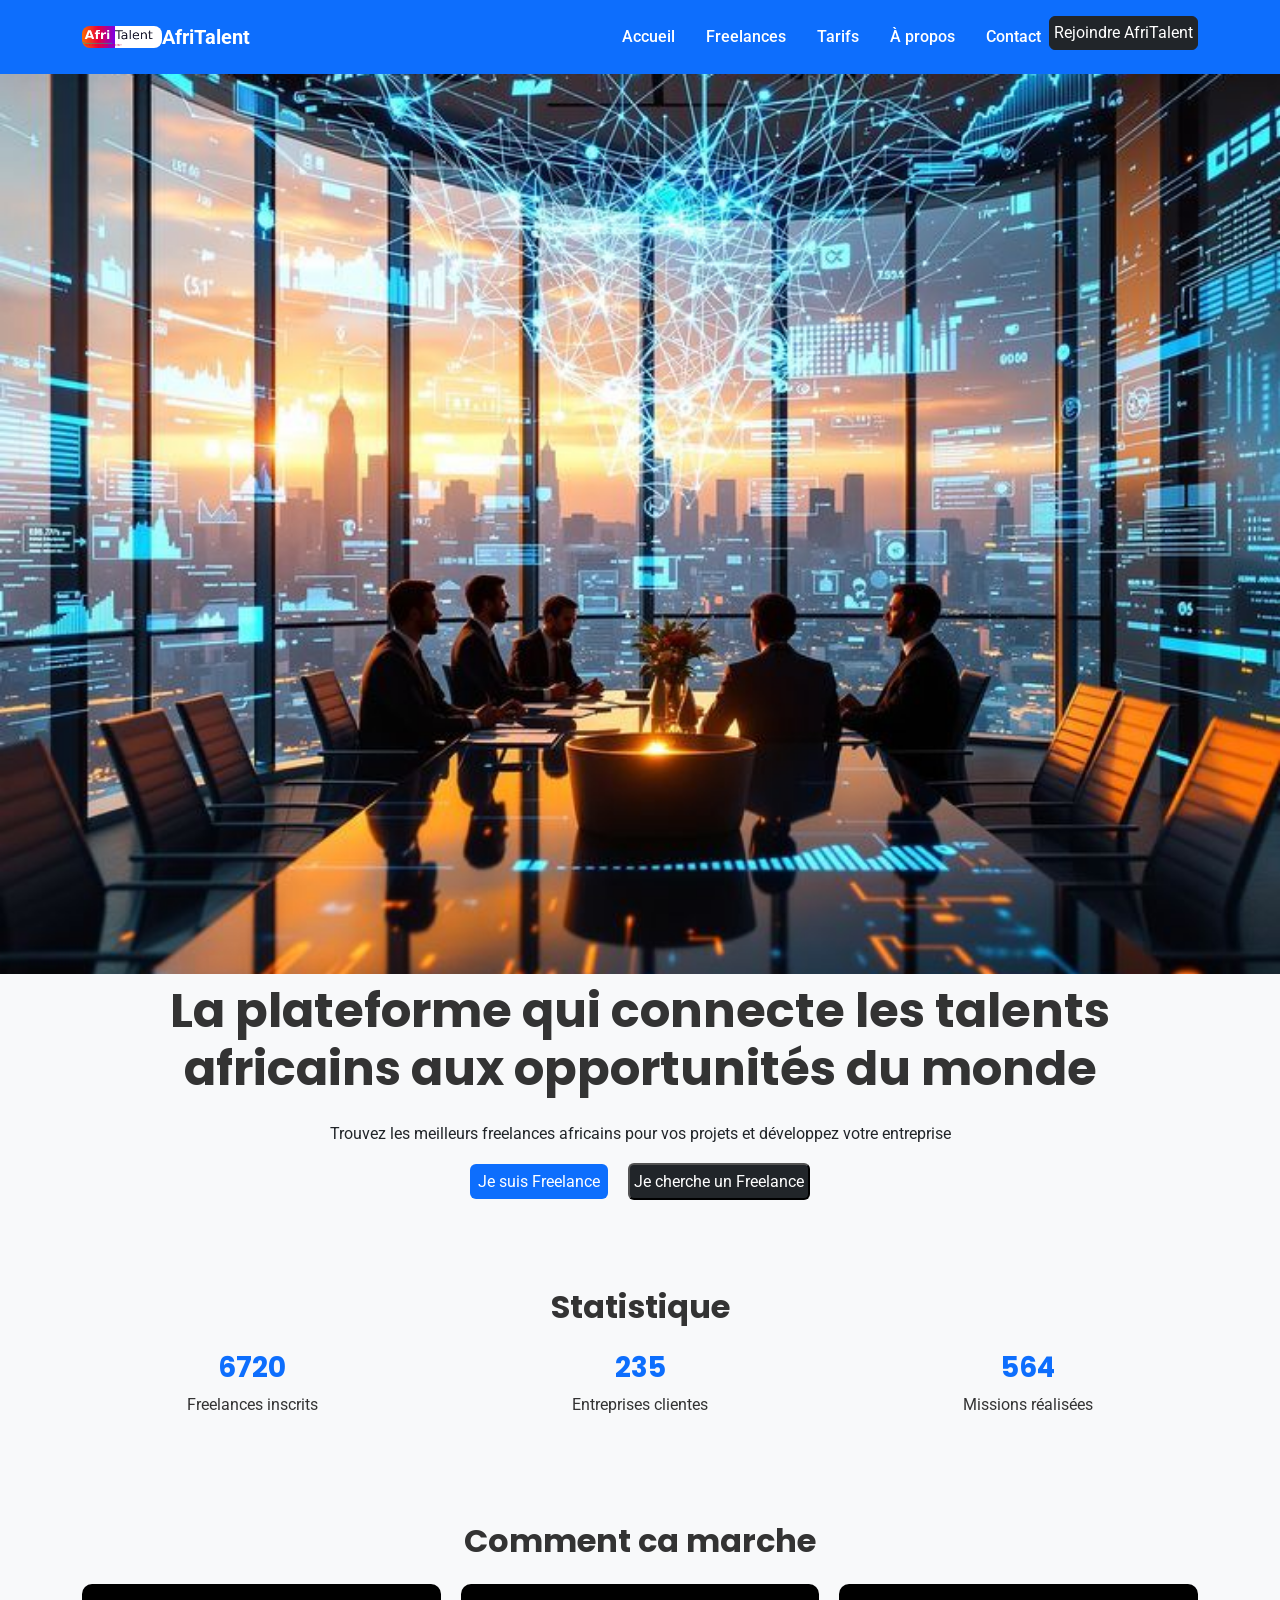
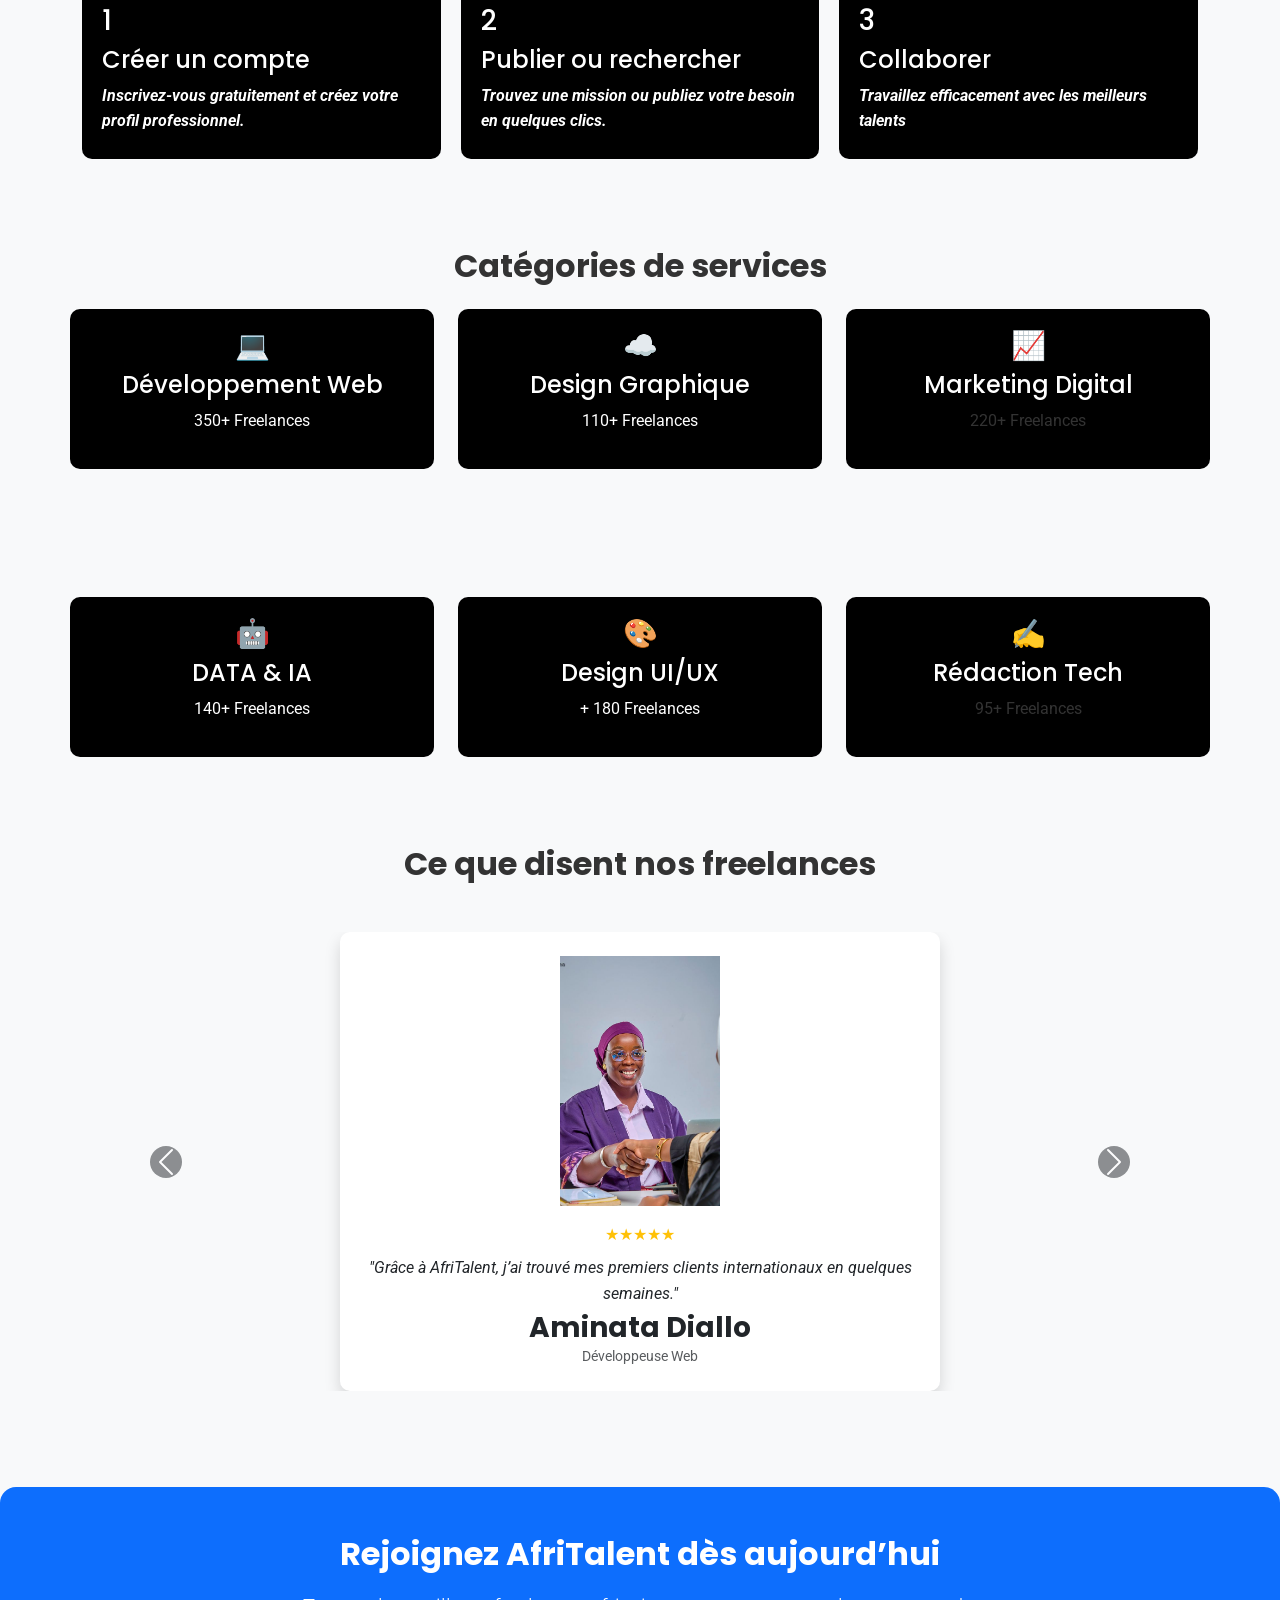
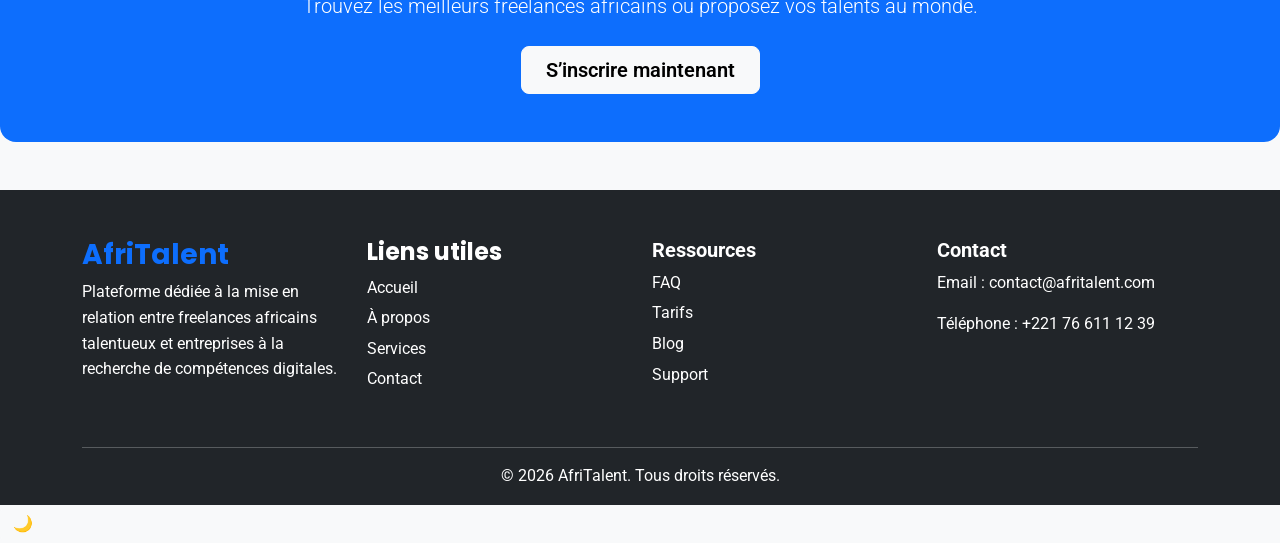
<file: index.html>
<!DOCTYPE html>
<html lang="fr">
<head>
 <meta charset="UTF-8">
 <meta name="viewport" content="width=device-width, initial-scale=1.0">
 <title>AfriTalent — Accueil</title>
 <!-- Bootstrap 5 via CDN : feuille de style -->
 <link
href="https://cdn.jsdelivr.net/npm/bootstrap@5.3.0/dist/css/bootstrap.min.css"
rel="stylesheet">
 <!-- Votre feuille de style personnelle -->
 <link rel="stylesheet" href="css/style.css">
</head>
<body>
 <!-- Le contenu de la page sera ajoute ici -->
  <!--navbar-->
 <nav class="navbar navbar-expand-lg navbar-dark bg-primary">
  <div class="container">
    <!--logo-->
    <img src="images/pnglog.jpeg" width="80" alt="logo">

    <a class="navbar-brand text-white fw-bold" href="index.html">AfriTalent</a>
<!--toogle-->
    <button class="navbar-toggler" type="button" data-bs-toggle="collapse" data-bs-target="#navMenu">
      <span class="navbar-toggler-icon"></span>
    </button>
<!--menu-->
    <div class="collapse navbar-collapse" id="navMenu">
      <ul class="navbar-nav ms-auto">

        <li class="nav-item"><a class="nav-link" href="index.html">Accueil</a></li>
        <li class="nav-item"><a class="nav-link" href="freelances.html">Freelances</a></li>
        <li class="nav-item"><a class="nav-link active" href="tarifs.html">Tarifs</a></li>
        <li class="nav-item"><a class="nav-link" href="about.html">À propos</a></li>
        <li class="nav-item"><a class="nav-link" href="contact.html">Contact</a></li>

        <!-- Bouton -->
        <li class="nav-item">
          <a href="index.html" class="btn btn-dark text-white p-1 rounded">
            Rejoindre AfriTalent
          </a>
        </li>

      </ul>
    </div>

  </div>
</nav>

<!--hero-->

 <section class="hero home"></section>
    <div class="container fade-in">
        <h1 class=" fw-bold display-5 mb-3 text-center py-2 ">
            La plateforme qui connecte les talents africains aux opportunités du monde
        </h1>
        <p class="text-center text-dark">
            Trouvez les meilleurs freelances africains pour vos projets et développez votre entreprise
        </p>
        <div class="text-center fade-in">
             <a href="freelances.html " class="bg-primary text-white p-2 rounded text-decoration-none me-3 "> Je suis Freelance</a> 
             <button class="text-white bg-dark p-1 rounded"> Je cherche un Freelance</button>
        </div>
    </div>


<!--statistique-->
<section class="container my-5 text-center fade-in">
  <h2 class="fw-bold mb-4">Statistique</h2>
  <div class="row">
    <div class="col-md-4">
      <h3 class="counter text-primary fw-bold" data-target="14000">0</h3>
      <p>Freelances inscrits</p>
    </div>
    <div class="col-md-4">
      <h3 class="counter text-primary fw-bold" data-target="500">0</h3>
      <p>Entreprises clientes</p>
    </div>
    <div class="col-md-4">
      <h3 class="counter text-primary fw-bold" data-target="1200">0</h3>
      <p>Missions réalisées</p>
    </div>
  </div>
</section>

<!--comment ca marche-->
<section class="container my-5 fade-in">
    <h2 class="text-center fw-bold mb-4">Comment ca marche</h2>
    <div class="bento-grid text-white fw-bold">
        <div class="bento-item">
          <h3>1</h3>
            <h4>  Créer un compte</h4>
           <p class="fst-italic">Inscrivez-vous gratuitement et créez votre profil professionnel.</p>
        </div>
        <div class="bento-item">
          <h3>2</h3>
            <h4>Publier ou rechercher</h4>
            <p class="fst-italic">Trouvez une mission ou publiez votre besoin en quelques clics.</p>
        </div>
        <div class="bento-item">
          <h3>3</h3>
            <h4>Collaborer</h4>
            <p class="fst-italic">Travaillez efficacement avec les meilleurs talents</p>
        </div>
    </div>
</section>

<!--categorie de service-->
<section class="container my-5 text-center fade-in ">
  <h2 class="fw-bold mb-4 ">Catégories de services</h2>
  <div class="row g-4">
    <div class="col-md-6  col-12 col-lg-4 text-white">
      <div class="category-card">
           <h3>💻</h3>
        <h4>Développement Web</h4>
          <p>350+ Freelances</p>
      </div>
    </div>
    <div class="col-md-6  col-12 col-lg-4  text-white">
      <div class="category-card">
           <h3>☁️</h3>
        <h4>Design Graphique</h4>
          <p>110+ Freelances</p>
      </div>
    </div>
    <div class="col-md-6  col-12 col-lg-4  ">
      <div class="category-card ">
         <h3>📈</h3>
        <h4 class="text-white">Marketing Digital</h4>
         <p>220+ Freelances</p>
      </div>
    </div>    
  </div>
</section>
<section class="container my-6 text-center fade-in ">
  <div class="row g-4">
    <div class="col-md-6  col-12 col-lg-4 text-white">
      <div class="category-card">
         <h3>🤖</h3>
        <h4>DATA & IA</h4>
         <p>140+ Freelances</p>
      </div>
    </div>
    <div class="col-md-6  col-12 col-lg-4  text-white">
      <div class="category-card">
          <h3>🎨</h3>
        <h4>Design UI/UX</h4>
         <p> + 180 Freelances</p>
      </div>
    </div>
    <div class="col-md-6  col-12 col-lg-4">
      <div class="category-card ">
         <h3>✍️</h3>
        <h4 class="text-white">Rédaction Tech</h4>
         <p>95+ Freelances</p>
      </div>
    </div>    
  </div>
</section>

<!--temoignage avec carousel--> 
<section class="py-5 bg-light fade-in">
  <div class="container">
    <h2 class="text-center fw-bold mb-5">Ce que disent nos freelances</h2>
    <div id="testimonialCarousel" class="carousel slide" data-bs-ride="carousel">
      <div class="carousel-inner">
        <div class="carousel-item active">
          <div class="card border-0 shadow text-center p-4 mx-auto" style="max-width: 600px;">
            <img src="images/fr4.jpeg" class="mx-auto mb-3" width="160" height="180" alt="photo">
            <div class="text-warning mb-2">
              ★★★★★
            </div>
            <p class="fst-italic">
              "Grâce à AfriTalent, j’ai trouvé mes premiers clients internationaux en quelques semaines."
            </p>
            <h3 class="fw-bold mb-0">Aminata Diallo</h3>
            <small class="text-muted">Développeuse Web</small>
          </div>
        </div>

        <div class="carousel-item">
          <div class="card border-0 shadow text-center p-4 mx-auto" style="max-width: 600px;">
            <img src="images/client1.jpeg" class="mx-auto mb-3" width="180" height="180" alt="photo">
            <div class="text-warning mb-2">
              ★★★★★
            </div>
            <p class="fst-italic">
              "Une plateforme simple et efficace pour proposer mes services en design."
            </p>
            <h3 class="fw-bold mb-0">Astou Gueye</h3>
            <small class="text-muted">Designer Graphique</small>
          </div>
        </div>

        <div class="carousel-item">
          <div class="card border-0 shadow text-center p-4 mx-auto" style="max-width: 600px;">
          <img src="images/client3.jpeg" class="mx-auto mb-3" width="160" height="180" alt="photo">
            
            <div class="text-warning mb-2">
              ★★★★★
            </div>

            <p class="fst-italic">
              "AfriTalent m’a permis de développer mon activité freelance rapidement."
            </p>

            <h3 class="fw-bold mb-0">Fatou Sarr</h3>
            <small class="text-muted">Data Analyst</small>
          </div>
        </div>

      </div>

      <button class="carousel-control-prev" type="button" data-bs-target="#testimonialCarousel" data-bs-slide="prev">
        <span class="carousel-control-prev-icon bg-dark rounded-circle"></span>
      </button>

      <button class="carousel-control-next" type="button" data-bs-target="#testimonialCarousel" data-bs-slide="next">
        <span class="carousel-control-next-icon bg-dark rounded-circle"></span>
      </button>

    </div>
  </div>
</section>
<!--Appel a l'action-->
<section class="bg-primary text-white text-center py-5 rounded-4 my-5 fade-in">
  <div class="container">

    <h2 class="fw-bold mb-3">
      Rejoignez AfriTalent dès aujourd’hui
    </h2>

    <p class="lead mb-4">
      Trouvez les meilleurs freelances africains ou proposez vos talents au monde.
    </p>

    <a href="freelances.html" class="btn btn-light btn-lg px-4 fw-semibold">
      S’inscrire maintenant
    </a>

  </div>
</section>
<!--footer-->
<footer class="bg-dark text-white pt-5 pb-3 mt-5 fade-in  ">
  <div class="container">
    <div class="row">

      <div class="col-md-3 mb-4 ">
        <h3 class="fw-bold text-primary">AfriTalent</h3>
        <p>
          Plateforme dédiée à la mise en relation entre freelances africains 
          talentueux et entreprises à la recherche de compétences digitales.
        </p>
      </div>
      <!--lien-->
      <div class="col-md-3 mb-4">
        <h4 class="fw-bold">Liens utiles</h4>
        <ul class="list-unstyled">
          <li><a href="index.html" class="text-white text-decoration-none">Accueil</a></li>
          <li><a href="about.html" class="text-white text-decoration-none">À propos</a></li>
          <li><a href="services.html" class="text-white text-decoration-none">Services</a></li>
          <li><a href="contact.html" class="text-white text-decoration-none">Contact</a></li>
        </ul>
      </div>
      <!--support-->
      <div class="col-md-3 mb-4">
        <h5 class="fw-bold">Ressources</h5>
        <ul class="list-unstyled">
          <li><a href="#" class="text-white text-decoration-none">FAQ</a></li>
          <li><a href="#" class="text-white text-decoration-none">Tarifs</a></li>
          <li><a href="#" class="text-white text-decoration-none">Blog</a></li>
          <li><a href="#" class="text-white text-decoration-none">Support</a></li>
        </ul>
      </div>
      <!--infos-->
      <div class="col-md-3 mb-4">
        <h5 class="fw-bold">Contact</h5>
        <p>Email : contact@afritalent.com</p>
        <p>Téléphone : +221 76 611 12 39</p>
      <!--reseaux sociaux-->
        <div class="d-flex gap-3 fs-4">
          <a href="#" class="text-white"><i class="bi bi-facebook"></i></a>
          <a href="#" class="text-white"><i class="bi bi-instagram"></i></a>
          <a href="#" class="text-white"><i class="bi bi-linkedin"></i></a>
          <a href="#" class="text-white"><i class="bi bi-twitter-x"></i></a>
        </div>
      </div>

    </div>

    <hr class="border-light">
    <div class="text-center">
      <p class="mb-0">
      &copy; <span id="year"></span> AfriTalent. Tous droits réservés.
      </p>
    </div>
  </div>
</footer>
<!--buttons flotant-->
<button id="backToTop" class="btn btn-dark">↑</button>
<button id="themeToggle" class="btn btn-light">🌙</button>


 <!-- Bootstrap 5 via CDN : script JavaScript-->
 <script
src="https://cdn.jsdelivr.net/npm/bootstrap@5.3.0/dist/js/bootstrap.bundle.min.js"
></script>
 <!-- Votre script JavaScript -->
 <script src="js/main.js"></script>
 </body>
 </html>
</file>
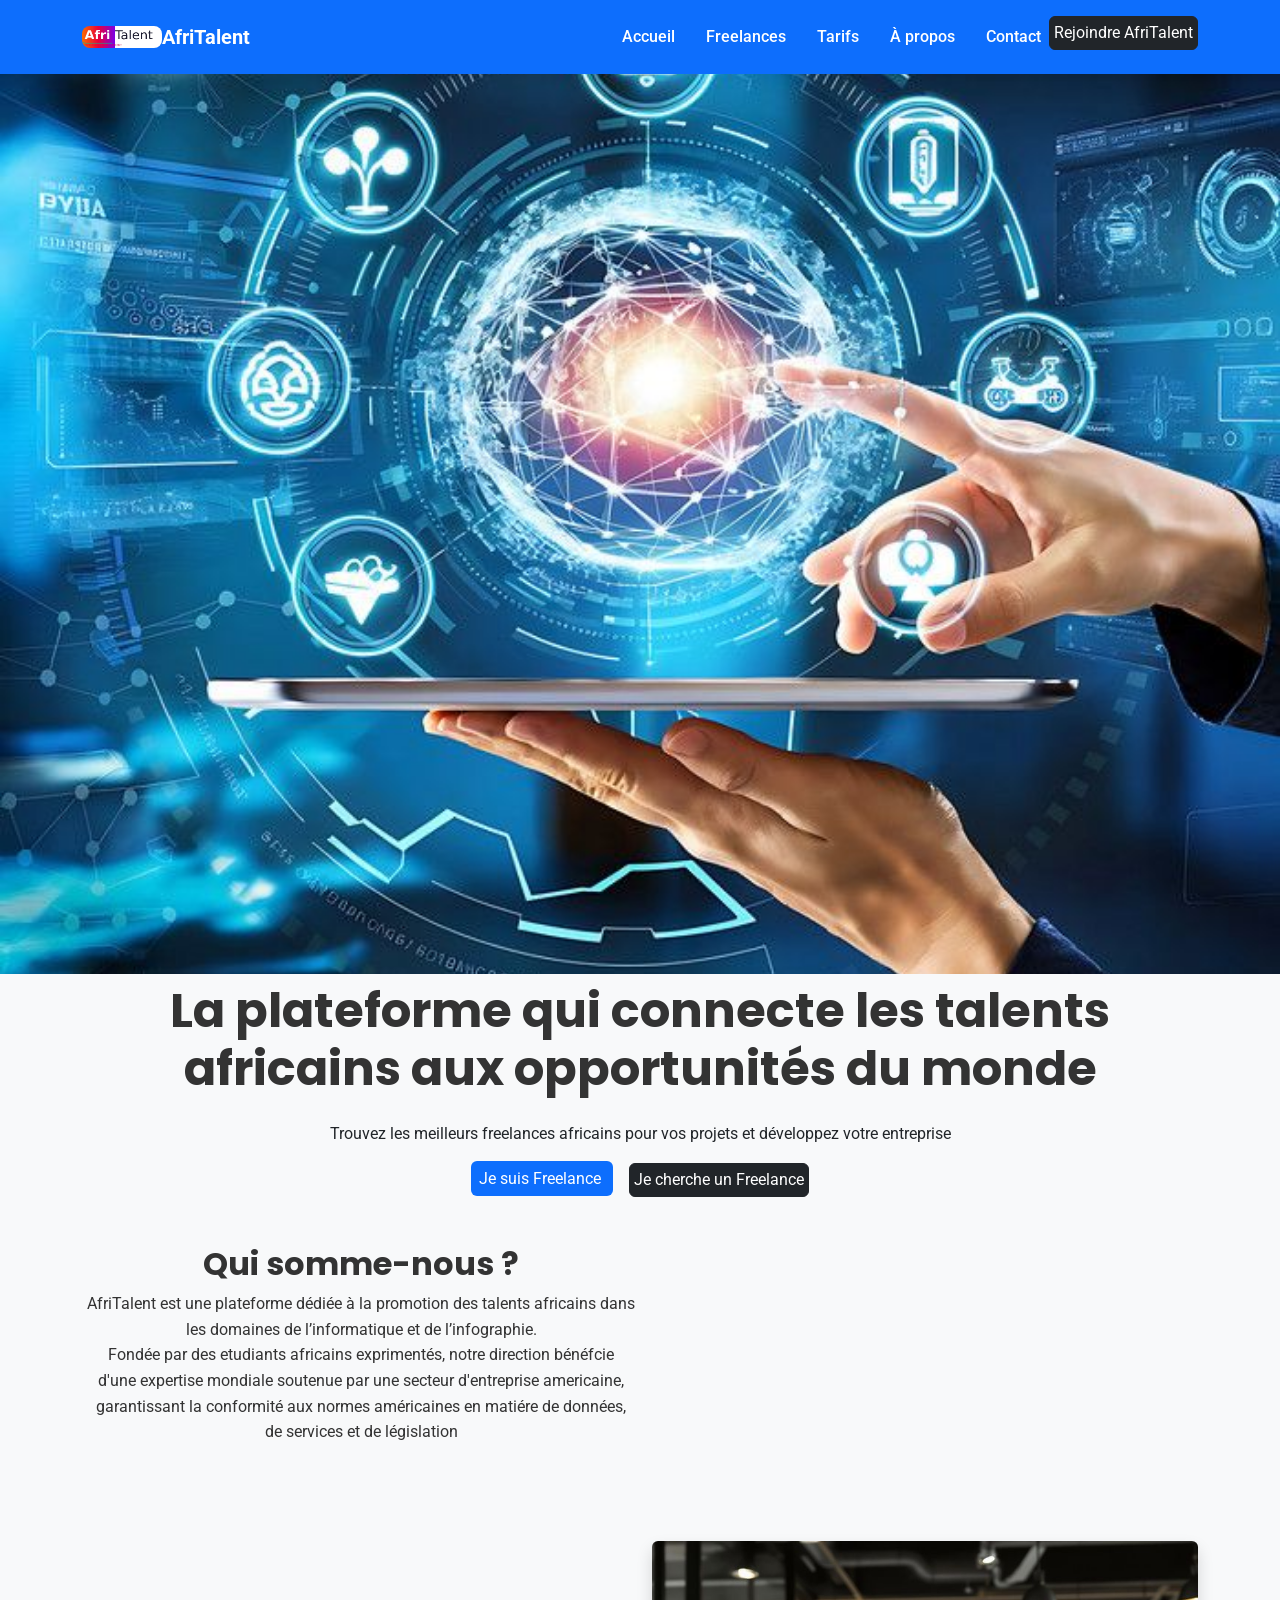
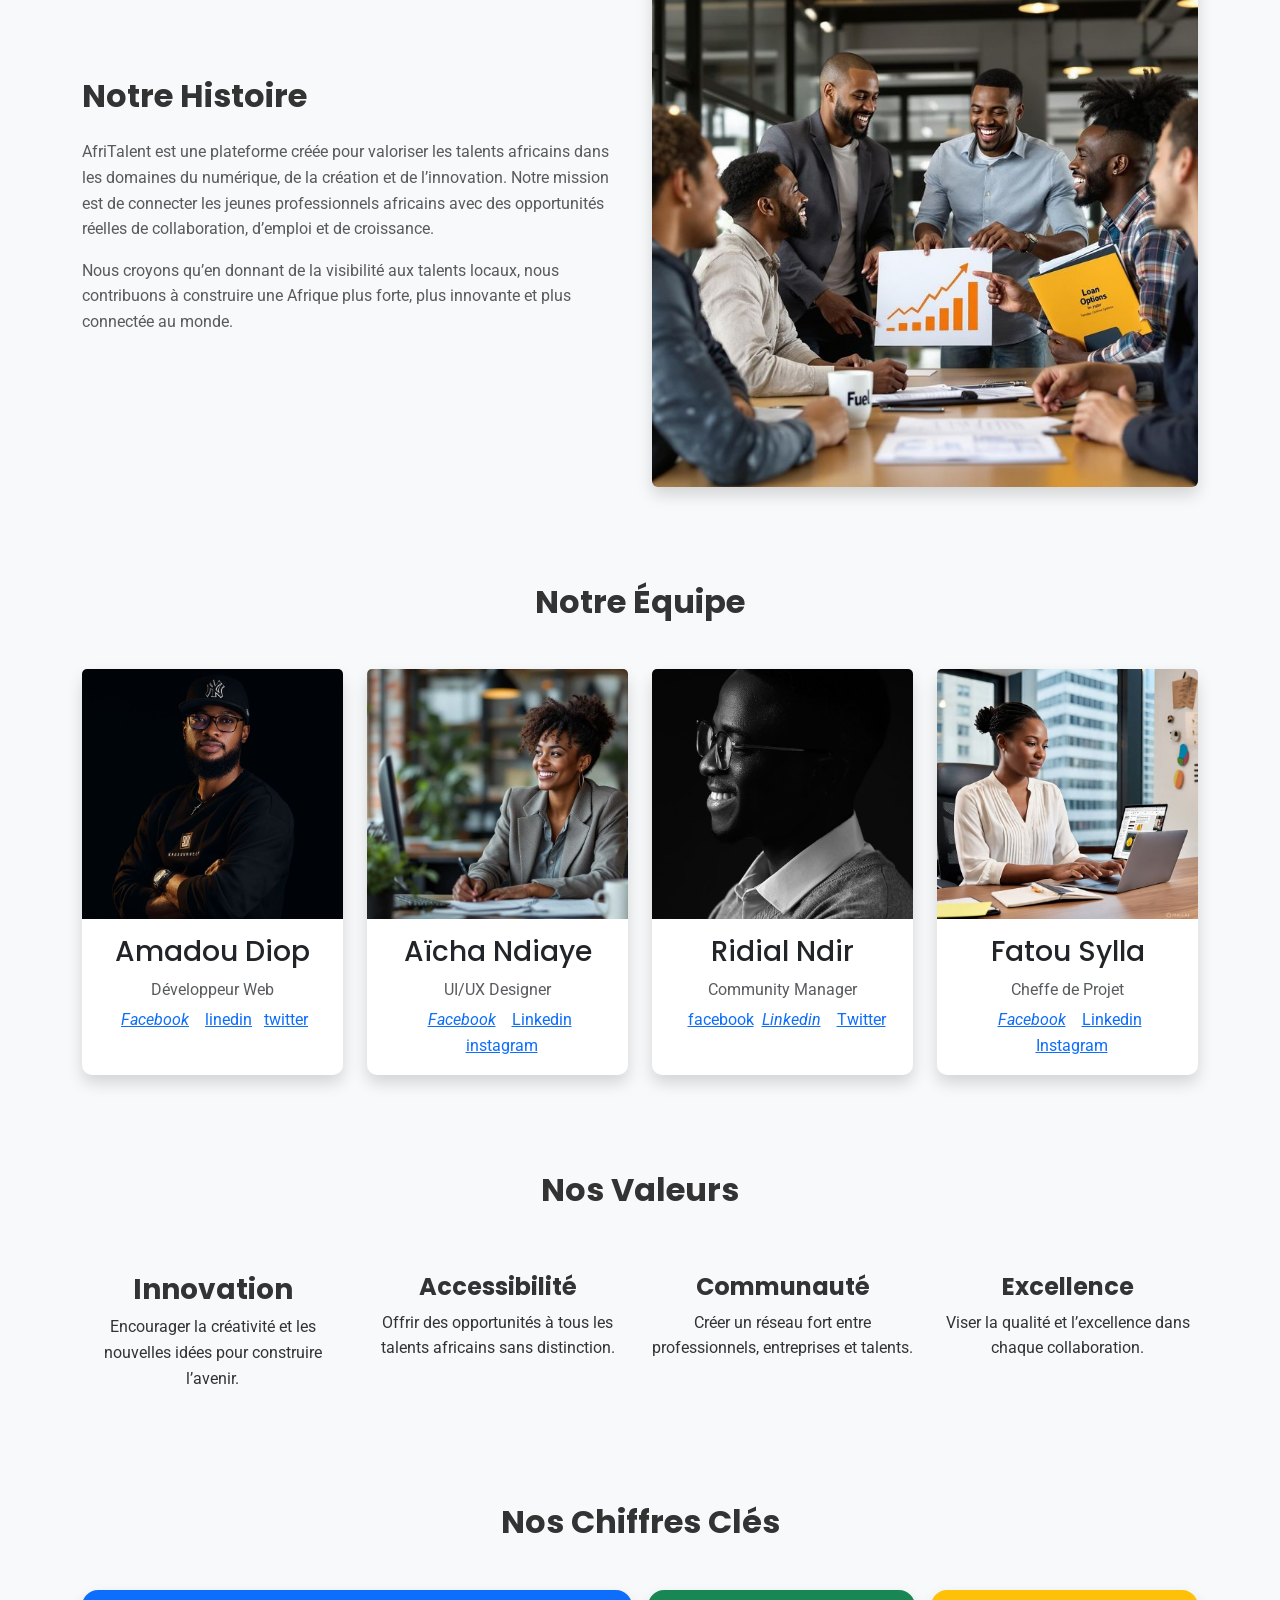
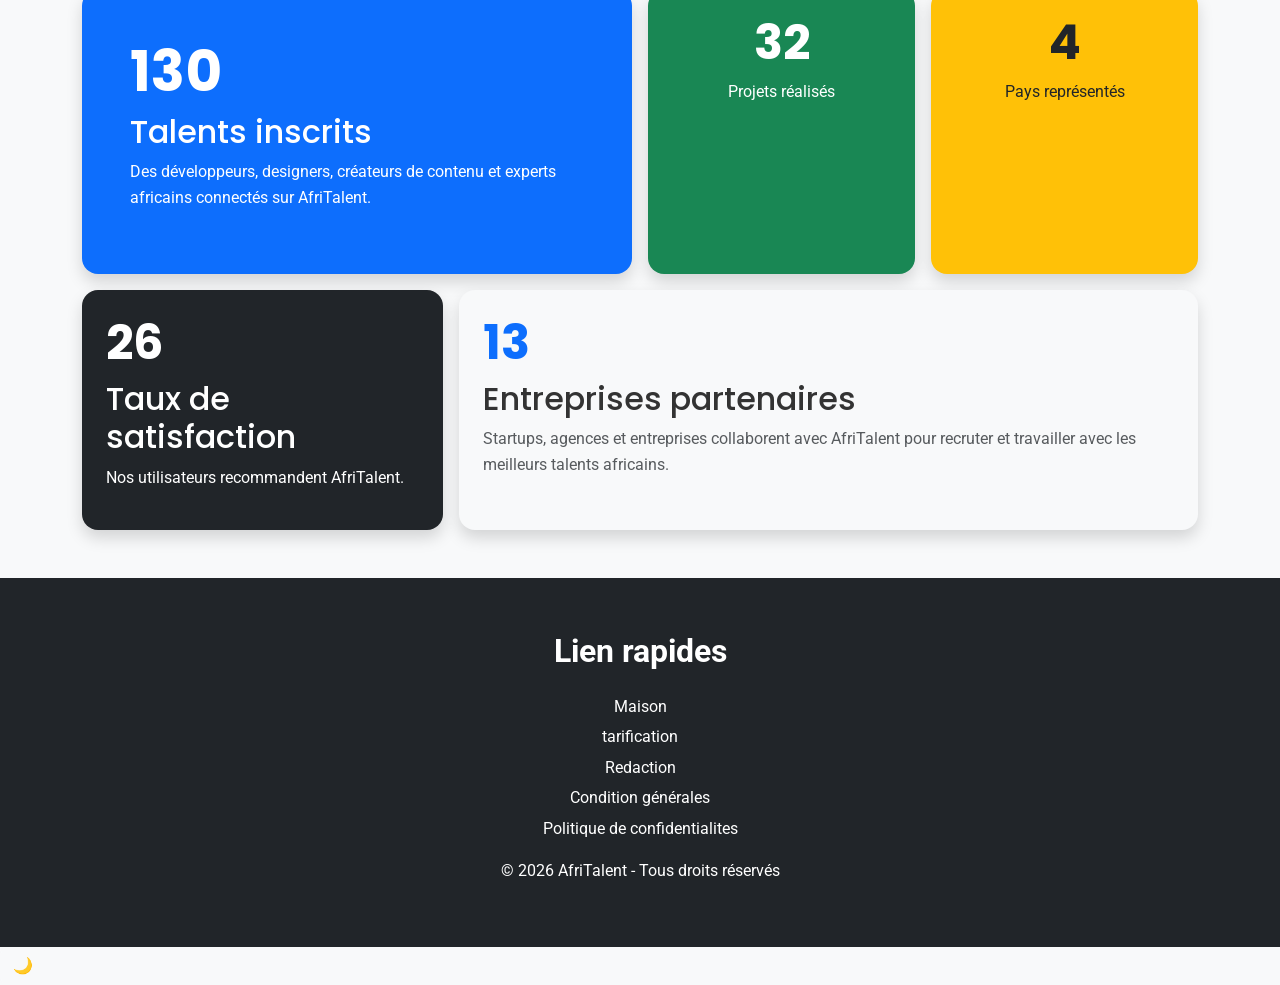
<file: about.html>
<!DOCTYPE html>
<html lang="fr">
<head>
 <meta charset="UTF-8">
 <meta name="viewport" content="width=device-width, initial-scale=1.0">
 <title>AfriTalent — about</title>
 <!-- Bootstrap 5 via CDN : feuille de style -->
 <link
href="https://cdn.jsdelivr.net/npm/bootstrap@5.3.0/dist/css/bootstrap.min.css"
rel="stylesheet">
 <!-- Votre feuille de style personnelle -->
 <link rel="stylesheet" href="css/style.css">
</head>
<body>
 <!-- Le contenu de la page sera ajoute ici -->
 <nav class="navbar navbar-expand-lg navbar-dark bg-primary">
  <div class="container">

    <!-- Logo -->
    <img src="images/pnglog.jpeg" width="80" alt="logo AfriTalent">

    <!-- Brand -->
    <a class="navbar-brand text-white fw-bold" href="index.html">AfriTalent</a>

    <!-- Toggle -->
    <button class="navbar-toggler" type="button" data-bs-toggle="collapse" data-bs-target="#navMenu">
      <span class="navbar-toggler-icon"></span>
    </button>

    <!-- Menu -->
    <div class="collapse navbar-collapse" id="navMenu">
      <ul class="navbar-nav ms-auto">

        <li class="nav-item"><a class="nav-link" href="index.html">Accueil</a></li>
        <li class="nav-item"><a class="nav-link" href="freelances.html">Freelances</a></li>
        <li class="nav-item"><a class="nav-link active" href="tarifs.html">Tarifs</a></li>
        <li class="nav-item"><a class="nav-link" href="about.html">À propos</a></li>
        <li class="nav-item"><a class="nav-link" href="contact.html">Contact</a></li>

        <!-- Bouton -->
        <li class="nav-item">
          <a href="index.html" class="btn btn-dark text-white p-1 rounded">
            Rejoindre AfriTalent
          </a>
        </li>

      </ul>
    </div>

  </div>
</nav>  

<section class="hero about"></section>

    <div class="container fade-in">
        <h2 class=" fw-bold display-5 mb-3  text-center py-2">
            La plateforme qui connecte les talents africains aux opportunités du monde
        </h2>
        <p class="text-center text-dark">
            Trouvez les meilleurs freelances africains pour vos projets et développez votre entreprise
        </p>
        <div class="text-center g-4">
             <a href="freelances.html " class="bg-primary text-white p-2 rounded text-decoration-none mt-4 me-3 ">Je suis Freelance </a> 
             <button class="p-1 rounded btn btn-dark ">Je cherche un Freelance</button>
        </div>
    </div>

<section class="container my-5 fade-in">
    <div class="text-center ">
        <div class="col-md-6 " >
            <h2 class="fw-bold">Qui somme-nous ?</h2>
            <p>
                 AfriTalent est une plateforme dédiée à la promotion des talents africains
                dans les domaines de l’informatique et de l’infographie. <br>

                Fondée par des etudiants africains exprimentés, notre direction bénéfcie <br>
                d'une expertise mondiale soutenue par une secteur d'entreprise americaine, <br>
                garantissant la conformité aux normes américaines en matiére de données, <br>
                de services et de législation
            </p>
        </div>
    </div>
</section>

<section class="container py-5 fade-in">
    <div class="row align-items-center">
        
        <div class="col-md-6 fade-in">
            <h2 class="fw-bold mb-4">Notre Histoire</h2>
            <p class="text-muted">
                AfriTalent est une plateforme créée pour valoriser les talents africains
                dans les domaines du numérique, de la création et de l’innovation.
                Notre mission est de connecter les jeunes professionnels africains
                avec des opportunités réelles de collaboration, d’emploi et de croissance.
            </p>

            <p class="text-muted">
                Nous croyons qu’en donnant de la visibilité aux talents locaux,
                nous contribuons à construire une Afrique plus forte,
                plus innovante et plus connectée au monde.
            </p>
        </div>

        <div class="col-md-6">
            <img src="images/abb.jpeg"
                 class="img-fluid rounded shadow"
                 alt="Notre histoire">
        </div>

    </div>
</section>

<section class="bg-light py-5 fade-in">
<div class="container">
    <h2 class="text-center fw-bold mb-5">Notre Équipe</h2>

    <div class="row g-4">

       
        <div class="col-md-3">
            <div class="card shadow h-100 text-center">
                <img src="images/AB4.jpeg"
                     class="card-img-top" alt="ABOUT">
                <div class="card-body">
                    <h3>Amadou Diop</h3>
                    <p class="text-muted">Développeur Web</p>

                    <a href="#"><i class="bi bi-facebook mx-1">Facebook</i></a>
                    <a href="#"><i class="bi bi-linkedin mx-1"></i>linedin</a>
                    <a href="#"><i class="bi bi-twitter-x mx-1"></i>twitter</a>
                </div>
            </div>
        </div>

        <div class="col-md-3">
            <div class="card shadow h-100 text-center">
                <img src="images/AB3.jpeg"
                     class="card-img-top" alt="about3">
                <div class="card-body">
                    <h3>Aïcha Ndiaye</h3>
                    <p class="text-muted">UI/UX Designer</p>

                    <a href="#"><i class="bi bi-facebook mx-1">Facebook</i></a>
                    <a href="#"><i class="bi bi-linkedin mx-1"></i>Linkedin</a>
                    <a href="#"><i class="bi bi-instagram mx-1"></i>instagram</a>
                </div>
            </div>
        </div>

       
        <div class="col-md-3">
            <div class="card shadow h-100 text-center">
                <img src="images/abt1.jpeg"
                     class="card-img-top" alt="About2">
                <div class="card-body">
                    <h3>Ridial Ndir</h3>
                    <p class="text-muted">Community Manager</p>

                    <a href="#"><i class="bi bi-facebook mx-1"></i>facebook</a>
                    <a href="#"><i class="bi bi-linkedin mx-1">Linkedin</i></a>
                    <a href="#"><i class="bi bi-twitter-x mx-1"></i>Twitter</a>
                </div>
            </div>
        </div>
         <div class="col-md-3">
            <div class="card shadow h-100 text-center">
                <img src="images/Abt2.jpeg"
                     class="card-img-top" alt="about1">
                <div class="card-body">
                    <h3>Fatou Sylla</h3>
                    <p class="text-muted">Cheffe de Projet</p>

                    <a href="#"><i class="bi bi-facebook mx-1">Facebook</i></a>
                    <a href="#"><i class="bi bi-linkedin mx-1"></i>Linkedin</a>
                    <a href="#"><i class="bi bi-instagram mx-1"></i>Instagram</a>
                </div>
            </div>
        </div>

    </div>
</div>
</section>
<section class="container py-5 fade-in">
    <h2 class="text-center fw-bold mb-5">Nos Valeurs</h2>

    <div class="row g-4">

        <div class="col-md-3 text-center">
            <i class="bi bi-lightbulb fs-1 text-primary"></i>
            <h3 class="mt-3 fw-bold">Innovation</h3>
            <p>Encourager la créativité et les nouvelles idées pour construire l’avenir.</p>
        </div>

        <div class="col-md-3 text-center">
            <i class="bi bi-globe fs-1 text-success"></i>
            <h4 class="mt-3 fw-bold">Accessibilité</h4>
            <p>Offrir des opportunités à tous les talents africains sans distinction.</p>
        </div>

        <div class="col-md-3 text-center">
            <i class="bi bi-people fs-1 text-warning"></i>
            <h4 class="mt-3 fw-bold">Communauté</h4>
            <p>Créer un réseau fort entre professionnels, entreprises et talents.</p>
        </div>

        <div class="col-md-3 text-center">
            <i class="bi bi-award fs-1 text-danger"></i>
            <h4 class="mt-3 fw-bold">Excellence</h4>
            <p>Viser la qualité et l’excellence dans chaque collaboration.</p>
        </div>
    </div>
</section>

<section class="container py-5 fade-in">
    <h2 class="text-center fw-bold mb-5">Nos Chiffres Clés</h2>
    <div class="row g-3">
        <div class="col-md-6">
            <div class="bg-primary text-white p-5 rounded-4 shadow h-100">
                <h1 class="display-4 fw-bold counter" data-target="500">0</h1>
                <h2>Talents inscrits</h2>
                <p>
                    Des développeurs, designers, créateurs de contenu et experts
                    africains connectés sur AfriTalent.
                </p>
            </div>
        </div>
        <div class="col-md-3">
            <div class="bg-success text-white p-4 rounded-4 shadow h-100 text-center">
                <h1 class="fw-bold counter" data-target="120">0</h1>
                <p>Projets réalisés</p>
            </div>
        </div>
        <div class="col-md-3">
            <div class="bg-warning text-dark p-4 rounded-4 shadow h-100 text-center">
                <h1 class="fw-bold counter" data-target="15">0</h1>
                <p>Pays représentés</p>
            </div>
        </div>
        <div class="col-md-4">
            <div class="bg-dark text-white p-4 rounded-4 shadow h-100">
                <h1 class="fw-bold counter" data-target="98">0</h1>
                <h2>Taux de satisfaction</h2>
                <p>Nos utilisateurs recommandent AfriTalent.</p>
            </div>
        </div>
        <div class="col-md-8">
            <div class="bg-light p-4 rounded-4 shadow h-100">
                <h1 class="fw-bold text-primary counter" data-target="50">0</h1>
                <h2>Entreprises partenaires</h2>
                <p class="text-muted">
                    Startups, agences et entreprises collaborent avec AfriTalent
                    pour recruter et travailler avec les meilleurs talents africains.
                </p>
            </div>
        </div>
    </div>
</section>
<footer  class="bg-dark  text-white py-5">
        <p class="text-center fw-bold fs-2">Lien rapides</p>
        <ul class="text-center list-unstyled">
            <li >Maison</li>
            <li>tarification</li>
            <li>Redaction</li>
            <li>Condition générales</li>
            <li>Politique de confidentialites</li>
        </ul>
             <p class="text-white text-center">&copy; 2026 AfriTalent - Tous droits réservés</p>
</footer>
<button id="backToTop" class="btn btn-dark">↑</button>
<button id="themeToggle" class="btn btn-light">🌙</button>


 <!-- Bootstrap 5 via CDN : script JavaScript -->
 <script
src="https://cdn.jsdelivr.net/npm/bootstrap@5.3.0/dist/js/bootstrap.bundle.min.js"
></script>
 <!-- Votre script JavaScript -->
 <script src="js/main.js"></script>
 </body>
 </html>
</file>
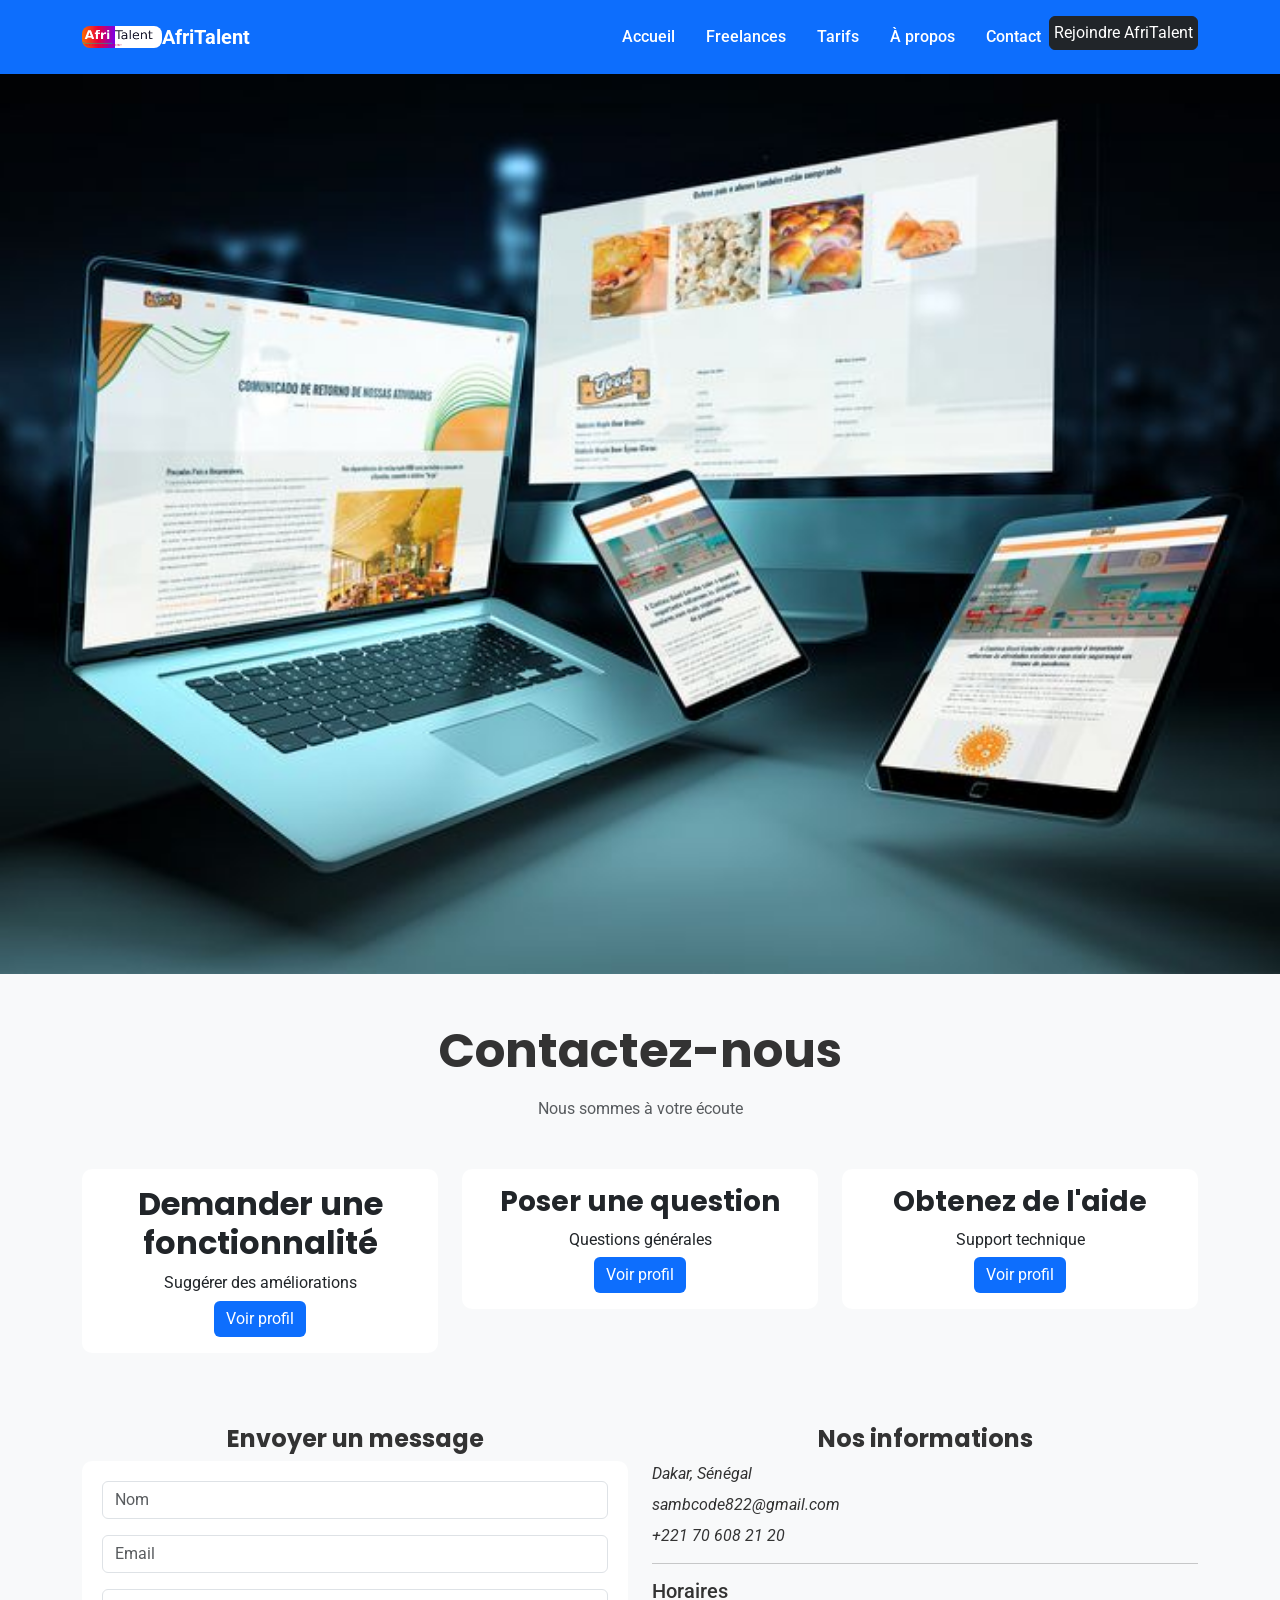
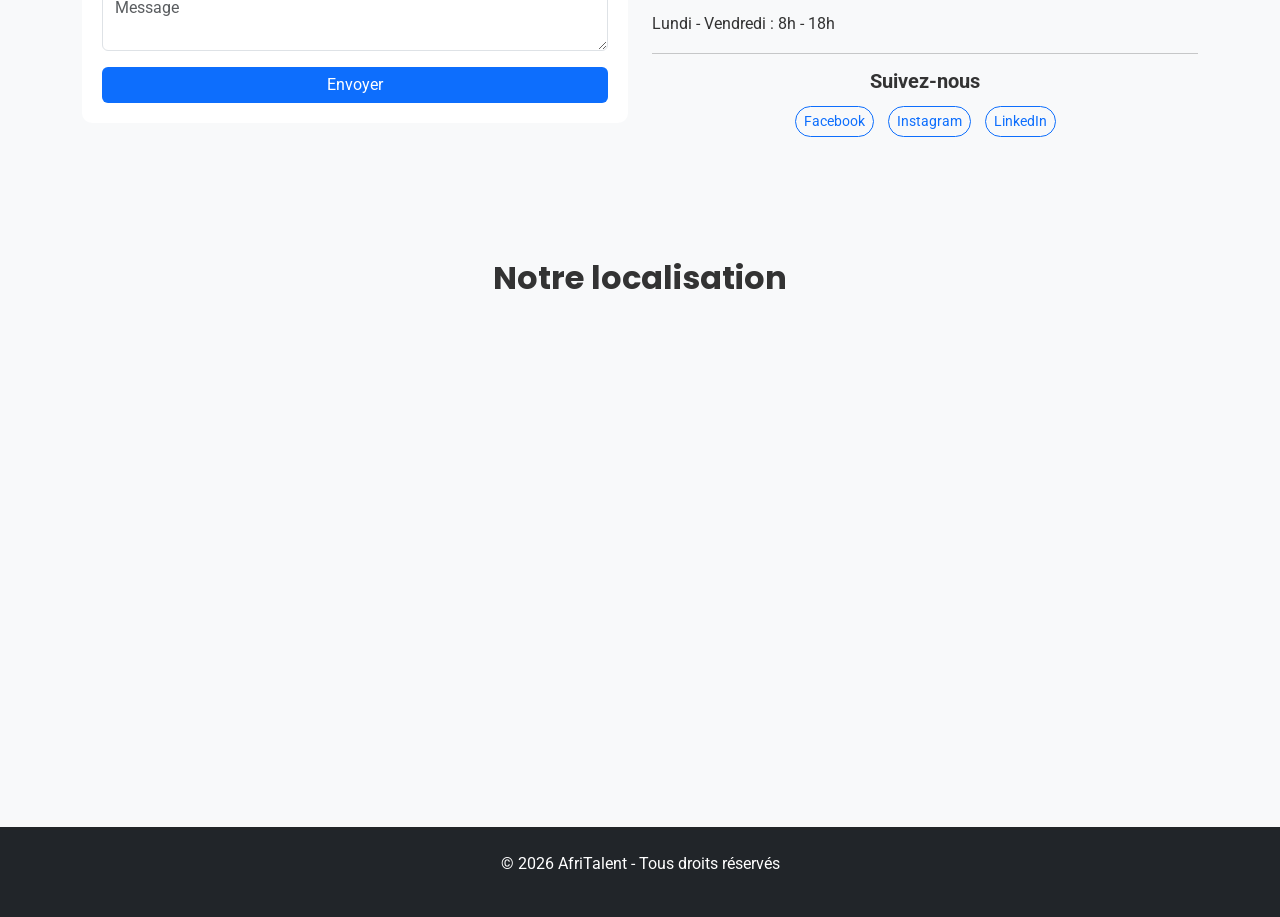
<file: contact.html>
<!DOCTYPE html>
<html lang="fr">
<head>
  <meta charset="UTF-8">
  <meta name="viewport" content="width=device-width, initial-scale=1.0">
  <title>AfriTalent — contact</title>

  <!-- Bootstrap -->
  <link href="https://cdn.jsdelivr.net/npm/bootstrap@5.3.0/dist/css/bootstrap.min.css" rel="stylesheet">

  <!-- CSS personnel -->
  <link rel="stylesheet" href="css/style.css">
</head>

<body>

<!-- ================= NAVBAR ================= -->
<nav class="navbar navbar-expand-lg navbar-dark bg-primary">
  <div class="container">

    <img src="images/pnglog.jpeg" width="80" alt="logo">

    <a class="navbar-brand text-white fw-bold" href="index.html">AfriTalent</a>

    <button class="navbar-toggler" type="button" data-bs-toggle="collapse" data-bs-target="#navMenu">
      <span class="navbar-toggler-icon"></span>
    </button>

    <div class="collapse navbar-collapse" id="navMenu">
      <ul class="navbar-nav ms-auto">

        <li class="nav-item"><a class="nav-link" href="index.html">Accueil</a></li>
        <li class="nav-item"><a class="nav-link" href="freelances.html">Freelances</a></li>
        <li class="nav-item"><a class="nav-link active" href="tarifs.html">Tarifs</a></li>
        <li class="nav-item"><a class="nav-link" href="about.html">À propos</a></li>
        <li class="nav-item"><a class="nav-link" href="contact.html">Contact</a></li>

        <!-- Bouton -->
        <li class="nav-item">
          <a href="index.html" class="btn btn-dark text-white p-1 rounded">
            Rejoindre AfriTalent
          </a>
        </li>

      </ul>
    </div>

  </div>
</nav>


<!-- HERO -->
<section class="hero contact"></section>

<div class="container text-center my-5">
  <h1 class="fw-bold display-5 mb-3">
    Contactez-nous
  </h1>
  <p class="text-muted">
    Nous sommes à votre écoute
  </p>
</div>

<!-- Carte contact-->

<section class="container">
  <div class="row">

    <div class="col-md-4 mb-4">
      <div class="card">
        <div class="card-body text-center">
          <h2 class="fw-bold">Demander une fonctionnalité</h2>
          <p>Suggérer des améliorations</p>
          <a href="freelances.html" class="btn btn-primary">Voir profil</a>
        </div>
      </div>
    </div>

    <div class="col-md-4 mb-4">
      <div class="card">
        <div class="card-body text-center">
          <h3 class="fw-bold">Poser une question</h3>
          <p>Questions générales</p>
          <a href="freelances.html" class="btn btn-primary">Voir profil</a>
        </div>
      </div>
    </div>

    <div class="col-md-4 mb-4">
      <div class="card">
        <div class="card-body text-center">
          <h3 class="fw-bold">Obtenez de l'aide</h3>
          <p>Support technique</p>
          <a href="freelances.html" class="btn btn-primary">Voir profil</a>
        </div>
      </div>
    </div>

  </div>
</section>

<!--   FORMULAIRE -->
<section class="container my-5">
  <div class="row">

    <!-- FORM -->
    <div class="col-md-6 mb-4">
      <h4 class="fw-bold text-center">Envoyer un message</h4>

      <form id="contactForm">

        <div class="mb-3">
          <input type="text" id="name" class="form-control" placeholder="Nom">
          <small class="text-danger" id="nameError"></small>
        </div>

        <div class="mb-3">
          <input type="email" id="email" class="form-control" placeholder="Email">
          <small class="text-danger" id="emailError"></small>
        </div>

        <div class="mb-3">
          <textarea id="message" class="form-control" placeholder="Message"></textarea>
          <small class="text-danger" id="messageError"></small>
        </div>

        <button type="submit" class="btn btn-primary w-100">
          Envoyer
        </button>

      </form>

      <p id="successMsg" class="text-success mt-2"></p>
    </div>

    <!-- information-->
    <div class="col-md-6">
      <h4 class="fw-bold text-center">Nos informations</h4>

      <p class="fst-italic">Dakar, Sénégal</p>
      <p class="fst-italic">sambcode822@gmail.com</p>
      <p class="fst-italic">+221 70 608 21 20</p>

      <hr>

      <h5>Horaires</h5>
      <p>Lundi - Vendredi : 8h - 18h</p>

      <hr>

      <h5 class="fw-bold text-center">Suivez-nous</h5>

      <div class="text-center">
        <a href="#" class="btn btn-outline-primary btn-sm">Facebook</a>
        <a href="#" class="btn btn-outline-primary btn-sm">Instagram</a>
        <a href="#" class="btn btn-outline-primary btn-sm">LinkedIn</a>
      </div>

    </div>

  </div>
</section>

<!--  MAP -->
<section class="py-5">
  <div class="container">

    <h2 class="text-center fw-bold mb-4">Notre localisation</h2>

    <div class="row justify-content-center">
      <div class="col-lg-10">

        <iframe
          src="https://www.google.com/maps?q=Université+Cheikh+Anta+Diop+Dakar&output=embed"
           class="w-100"
          height="450"
          style="border:0;"
          loading="lazy">
        </iframe>

      </div>
    </div>

  </div>
</section>

<!--  FOOTER  -->
<footer class="bg-dark text-white text-center p-4">
  <p>&copy; 2026 AfriTalent - Tous droits réservés</p>
</footer>

<!--  Script jjavascript -->
<script src="https://cdn.jsdelivr.net/npm/bootstrap@5.3.0/dist/js/bootstrap.bundle.min.js"></script>
<script src="js/main.js"></script>

</body>
</html>
</file>
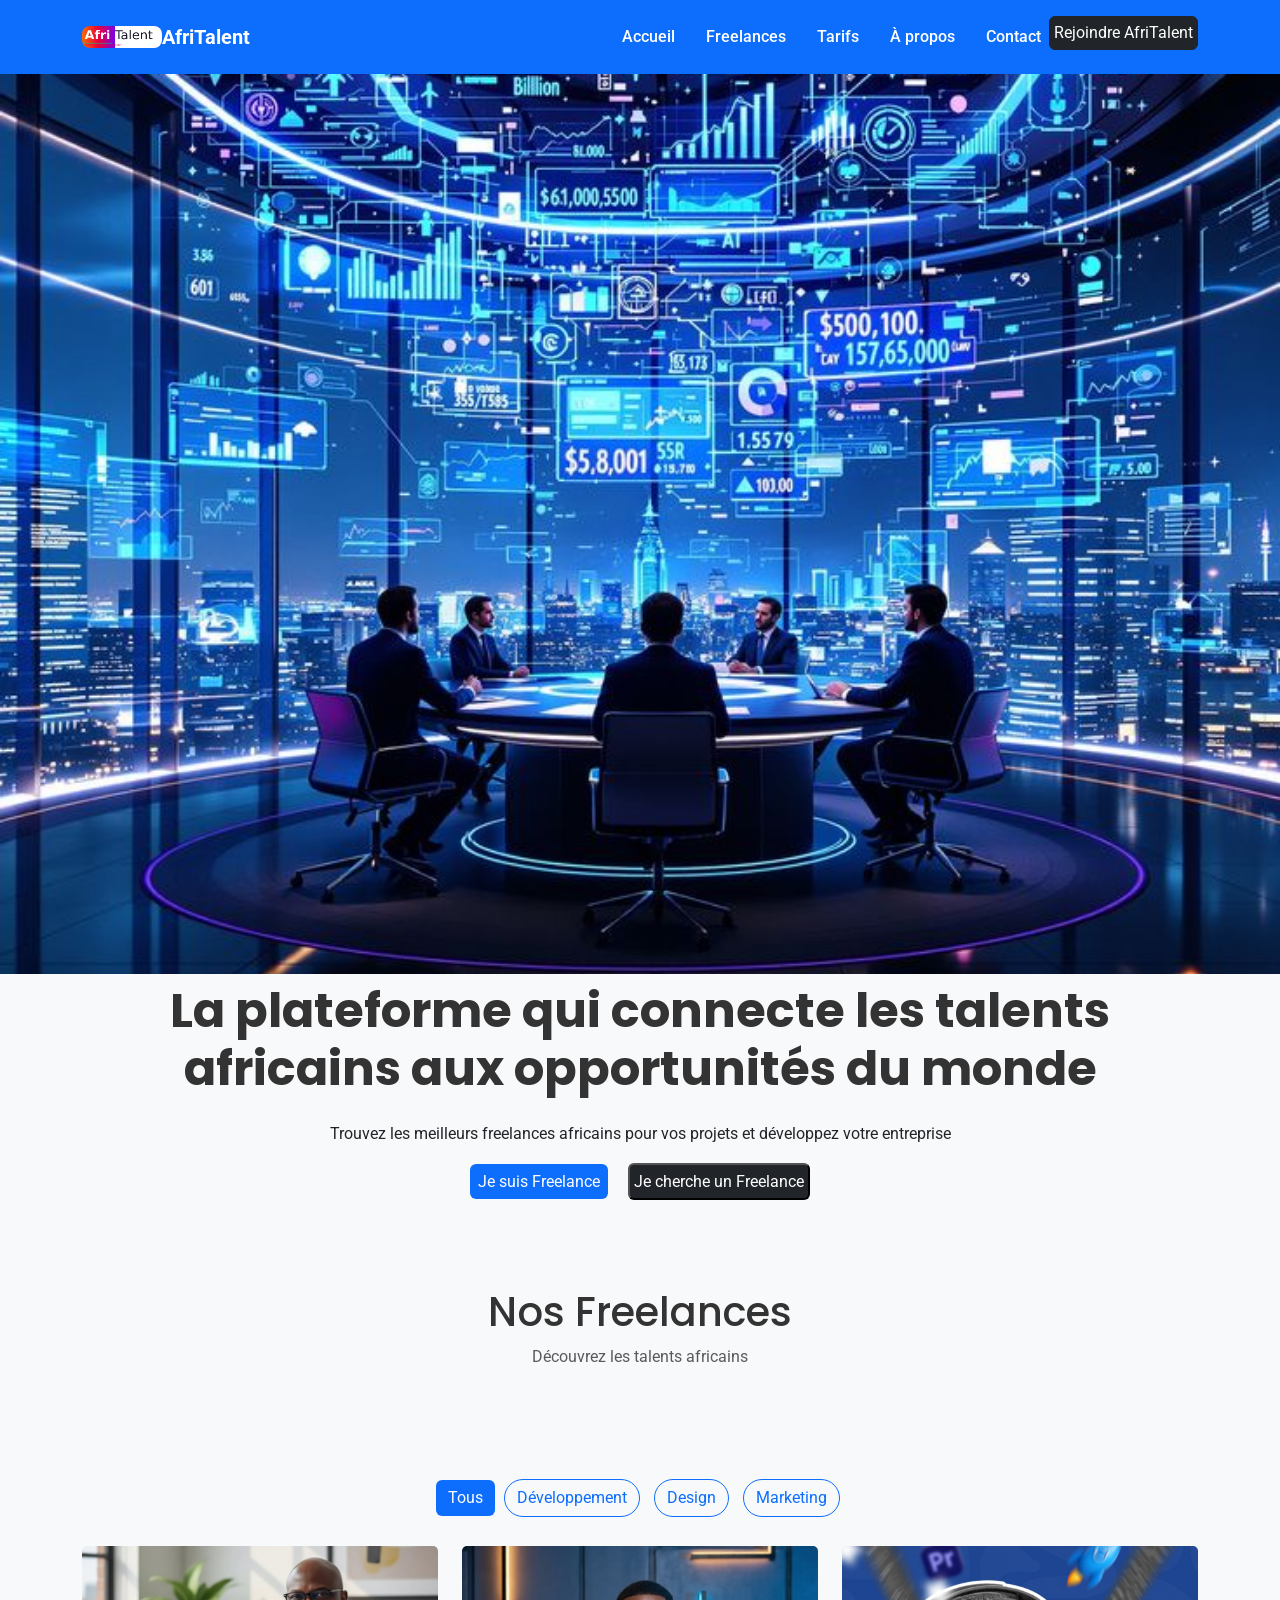
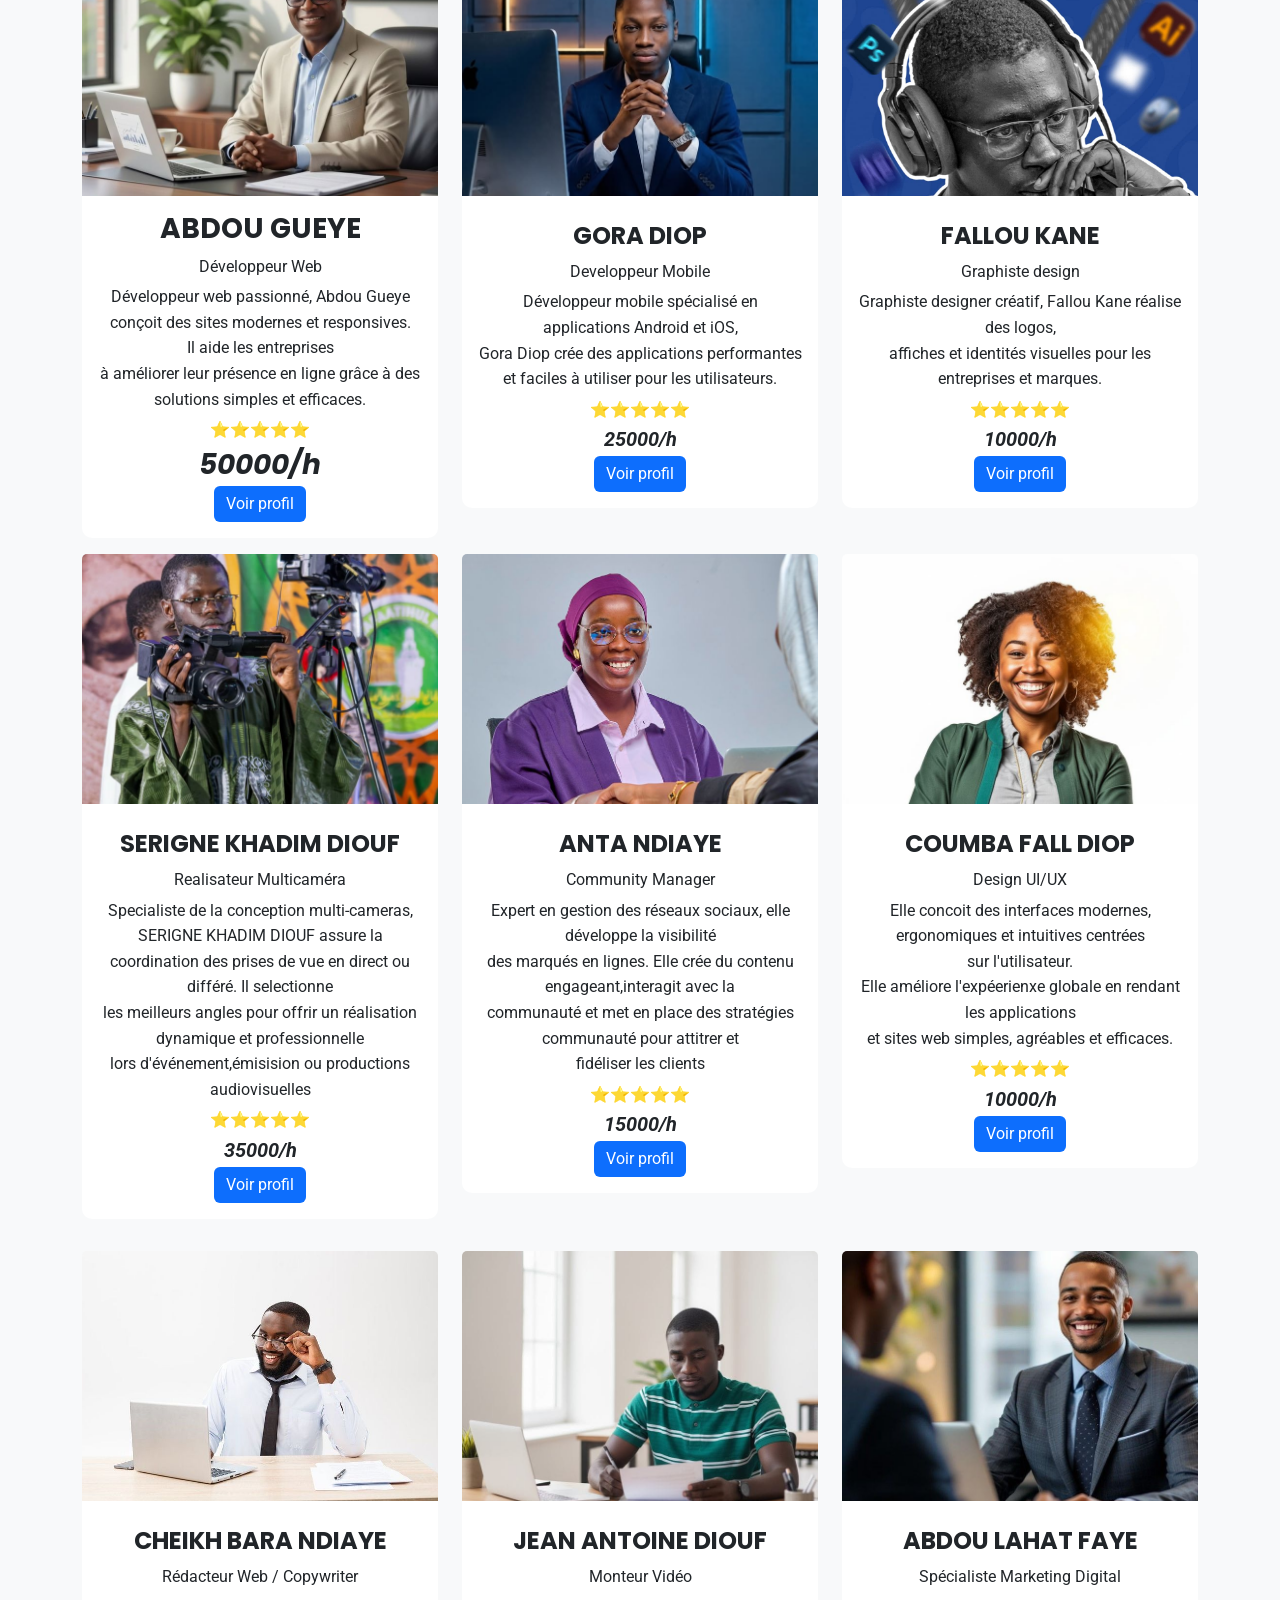
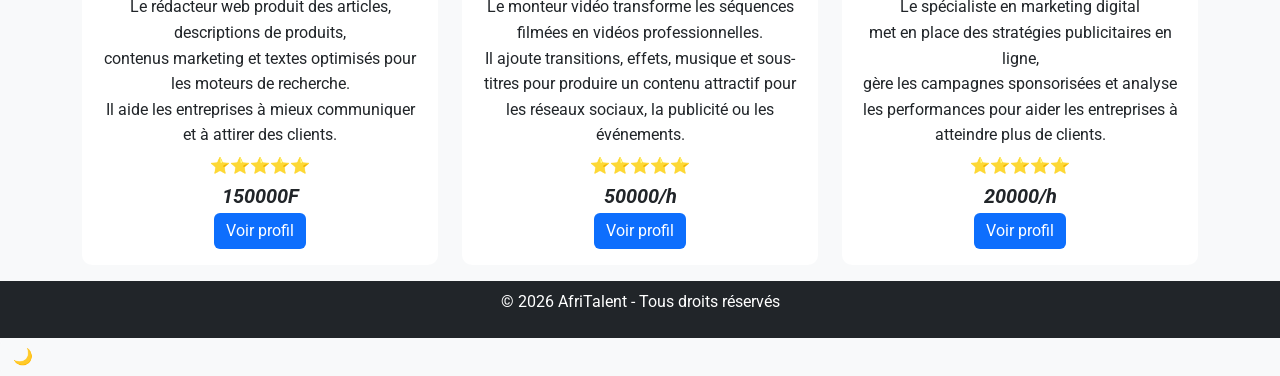
<file: freelances.html>
<!DOCTYPE html>
<html lang="fr">
<head>
 <meta charset="UTF-8">
 <meta name="viewport" content="width=device-width, initial-scale=1.0">
 <title>AfriTalent — freelances</title>
 <!-- Bootstrap 5 via CDN : feuille de style -->
 <link
href="https://cdn.jsdelivr.net/npm/bootstrap@5.3.0/dist/css/bootstrap.min.css"
rel="stylesheet">
 <!-- Votre feuille de style personnelle -->
 <link rel="stylesheet" href="css/style.css">
</head>
<body>
 <!-- Le contenu de la page sera ajoute ici -->
  <!--navbar-->
 <nav class="navbar navbar-expand-lg navbar-dark bg-primary">
  <div class="container">
    <!--logo-->
    <img src="images/pnglog.jpeg" width="80" alt="logo">
    <!-- brand-->
    <a class="navbar-brand text-white fw-bold" href="index.html">AfriTalent</a>
   <!-- togle-->
    <button class="navbar-toggler" type="button" data-bs-toggle="collapse" data-bs-target="#navMenu">
      <span class="navbar-toggler-icon"></span>
    </button>
  <!-- menu -->
    <div class="collapse navbar-collapse" id="navMenu">
      <ul class="navbar-nav ms-auto">

        <li class="nav-item"><a class="nav-link" href="index.html">Accueil</a></li>
        <li class="nav-item"><a class="nav-link" href="freelances.html">Freelances</a></li>
        <li class="nav-item"><a class="nav-link active" href="tarifs.html">Tarifs</a></li>
        <li class="nav-item"><a class="nav-link" href="about.html">À propos</a></li>
        <li class="nav-item"><a class="nav-link" href="contact.html">Contact</a></li>

        <!-- Bouton -->
        <li class="nav-item">
          <a href="index.html" class="btn btn-dark text-white p-1 rounded">
            Rejoindre AfriTalent
          </a>
        </li>

      </ul>
    </div>

  </div>
</nav>

<section class="hero freelances"></section>
    <div class="container">
        <h2 class=" fw-bold display-5 mb-3 text-center py-2 ">
            La plateforme qui connecte les talents africains aux opportunités du monde
        </h2>
        <p class="text-center text-dark">
            Trouvez les meilleurs freelances africains pour vos projets et développez votre entreprise
        </p>
        <div class="text-center">
             <a href="freelances.html " class="bg-primary text-white p-2 rounded text-decoration-none me-3 ">Je suis Freelance</a>
              <button class="text-white bg-dark p-1 rounded">Je cherche un Freelance</button>
        </div>
    </div>

<!-- freelances-->
<section class="text-center my-5">
    <h1 >Nos Freelances</h1>
    <p class="text-muted">Découvrez les talents africains</p>
</section>

<div class="text-center my-4">
  <button class="btn btn-primary filter-btn" data-filter="all">Tous</button>
  <button class="btn btn-outline-primary filter-btn" data-filter="web">Développement</button>
  <button class="btn btn-outline-primary filter-btn" data-filter="design">Design</button>
  <button class="btn btn-outline-primary filter-btn" data-filter="marketing">Marketing</button>
</div>
<!-- filtrage-->
 

<!-- fre1-->
<div class="container">
    <div class="row">
        <div class="col-md-6 col-12 col-lg-4 freelance-item web">
            <div class="card">
                <img src="images/fr1.jpeg" alt="freelances" class="card-img-top">
                <div class="card-body text-center">
                    <h3 class="fw-bold">ABDOU GUEYE</h3>
                    <p>Développeur Web</p>
                    <p>
                        Développeur web passionné, Abdou Gueye conçoit des sites modernes et responsives. <br>

                      Il aide les entreprises <br>
                       à améliorer leur présence en ligne grâce à des solutions simples et efficaces.
                   </p>
                    <p>⭐⭐⭐⭐⭐</p>
                    <h3 class="fst-italic fw-bold">50000/h</h3>
                    <a href="#" class="btn btn-primary">Voir profil</a>
                    </div>
                </div>
            </div>
            <!-- fr 2-->
            <div class="col-md-6 col-12 col-lg-4 freelance-item web">
                <div class="card">
                    <img src="images/fr2.jpeg" alt="freelances" class="card-img-top">
                    <div class="card-body text-center">
                        <h4 class="fw-bold">GORA DIOP</h4>
                        <p>Developpeur Mobile</p>
                        <p>
                            Développeur mobile spécialisé en applications Android et iOS,<br>
                             Gora Diop crée des applications performantes et faciles à utiliser pour les utilisateurs.
                        </p>
                        <p>⭐⭐⭐⭐⭐</p>
                        <h5 class="fst-italic fw-bold">25000/h</h5>
                        <a href="freelances.html" class="btn btn-primary">Voir profil</a>
                    </div>
                </div>
            </div>
            <!-- fr3-->
            <div class="col-md-6 col-12 col-lg-4 freelance-item design">
                <div class="card">
                    <img src="images/kane-designer.jpeg" alt="frrelances" class="card-img-top">
                    <div class="card-body text-center">
                        <h4 class="fw-bold"> FALLOU KANE</h4>
                        <p>Graphiste design</p>
                        <p>
                            Graphiste designer créatif, Fallou Kane réalise des logos, <br>
                             affiches et identités visuelles pour les entreprises et marques.
                        </p>
                        <p>⭐⭐⭐⭐⭐</p>
                        <h5 class="fw-bold  fst-italic">10000/h</h5>
                        <a href="freelances.html" class="btn btn-primary">Voir profil</a>
                    </div>
                </div>
          </div> 
    </div>
</div>

   <!--fr4-->
<div class="container py-3">
    <div class="row">
        <div class="col-md-6 col-12 col-lg-4 freelance-item design">
            <div class="card">
                <img src="images/mastu.jpeg" alt="freelances" class="card-img-top">
                <div class="card-body text-center">
                    <h4 class="fw-bold">SERIGNE KHADIM DIOUF</h4>
                    <p>Realisateur Multicaméra</p>
                    <p>
                       Specialiste de la conception multi-cameras, SERIGNE KHADIM DIOUF assure la <br>
                       coordination des prises de vue en direct ou différé. Il selectionne <br>
                       les meilleurs angles pour offrir un réalisation dynamique et professionnelle <br>
                       lors d'événement,émisision ou productions audiovisuelles
                   </p>
                    <p>⭐⭐⭐⭐⭐</p>
                    <h5 class="fw-bold fst-italic">35000/h</h5>
                    <a href="#" class="btn btn-primary">Voir profil</a>
                    </div>
                </div>
            </div>
        <!--fr5-->
              <div class="col-md-6 col-12 col-lg-4 freelance-item marketing">
                <div class="card">
                    <img src="images/fr4.jpeg" alt="freelances" class="card-img-top">
                    <div class="card-body text-center">
                        <h4 class="fw-bold">ANTA NDIAYE</h4>
                        <p>Community Manager</p>
                        <p>
                           Expert en gestion des réseaux sociaux, elle développe la visibilité <br>
                           des marqués en lignes. Elle crée du contenu engageant,interagit avec la <br>
                           communauté et met en place des stratégies communauté pour attitrer et <br>
                           fidéliser les clients
                        </p>
                        <p>⭐⭐⭐⭐⭐</p>
                        <h5 class="fst-italic fw-bold">15000/h</h5>
                        <a href="freelances.html" class="btn btn-primary">Voir profil</a>
                    </div>
                </div>
            </div>
        <!--fr6-->
             <div class="col-md-6 col-12 col-lg-4 freelance-item design">
                <div class="card">
                    <img src="images/client3.jpeg" alt="frrelances" class="card-img-top">
                    <div class="card-body text-center">
                        <h4 class="fw-bold"> COUMBA FALL DIOP</h4>
                        <p>Design UI/UX</p>
                        <p>
                            Elle concoit des interfaces modernes, ergonomiques et intuitives centrées <br>
                            sur l'utilisateur. <br>
                            Elle améliore l'expéerienxe globale en rendant les applications <br>
                            et sites web simples, agréables et efficaces.
                        </p>
                        <p>⭐⭐⭐⭐⭐</p>
                        <h5 class="fst-italic fw-bold">10000/h</h5>
                        <a href="freelances.html" class="btn btn-primary">Voir profil</a>
                    </div>
                </div>
          </div>
    </div>
</div>

          <!--fr7-->
          <div class="container ">
    <div class="row py-3">
        <div class="col-md-6 col-12 col-lg-4 freelance-item marketing">
            <div class="card">
                <img src="images/ik.jpeg" alt="freelances" class="card-img-top">
                <div class="card-body text-center">
                    <h4 class="fw-bold">CHEIKH BARA NDIAYE</h4>
                    <p>Rédacteur Web / Copywriter</p>
                    <p>
                       Le rédacteur web produit des articles, descriptions de produits,  <br>
                       contenus marketing et textes optimisés pour les moteurs de recherche. <br> 
                       Il aide les entreprises à mieux communiquer et à attirer des clients.
                   </p>
                    <p>⭐⭐⭐⭐⭐</p>
                    <h5 class="fw-bold fst-italic">150000F</h5>
                    <a href="#" class="btn btn-primary">Voir profil</a>
                    </div>
                </div>
            </div>
            <!--fr8-->
              <div class="col-md-6 col-12 col-lg-4 freelance-item design">
                <div class="card">
                    <img src="images/fr3.jpeg" alt="freelances" class="card-img-top">
                    <div class="card-body text-center">
                        <h4 class="fw-bold">JEAN ANTOINE DIOUF</h4>
                        <p>Monteur Vidéo</p>
                        <p>
                           Le monteur vidéo transforme 
                            les séquences filmées en vidéos professionnelles. <br>
                             Il ajoute transitions, effets, musique et sous-titres
                             pour produire un contenu attractif pour les réseaux sociaux,
                              la publicité ou les événements.
                        </p>
                        <p>⭐⭐⭐⭐⭐</p>
                        <h5 class="fst-italic fw-bold">50000/h</h5>
                        <a href="freelances.html" class="btn btn-primary">Voir profil</a>
                    </div>
                </div>
            </div>
        <!--fr8-->
             <div class="col-md-6 col-12 col-lg-4 freelance-item marketing ">
                <div class="card">
                    <img src="images/tofff.jpeg" alt="frrelances" class="card-img-top">
                    <div class="card-body text-center">
                        <h4 class="fw-bold"> ABDOU LAHAT FAYE</h4>
                        <p>Spécialiste Marketing Digital</p>
                        <p>
                            Le spécialiste en marketing digital <br>
                             met en place des stratégies publicitaires en ligne,<br>
                              gère les campagnes sponsorisées et analyse <br>
                               les performances pour aider les entreprises à atteindre plus de clients.
                        </p>
                        <p>⭐⭐⭐⭐⭐</p>
                        <h5 class="fst-italic fw-bold">20000/h</h5>
                        <a href="freelances.html" class="btn btn-primary">Voir profil</a>
                    </div>
                </div>
          </div>
    </div>
          </div>
          
        <!--Footer-->
<footer>
    <div class="container py-2 bg-dark">
     <p class="text-white text-center">&copy; 2026 AfriTalent - Tous droits réservés</p>
     </div>
</footer>
<!--button flottants-->
<button id="backToTop" class="btn btn-dark">↑</button>
<button id="themeToggle" class="btn btn-light">🌙</button>

 <!-- Bootstrap 5 via CDN : script JavaScript -->
 <script
src="https://cdn.jsdelivr.net/npm/bootstrap@5.3.0/dist/js/bootstrap.bundle.min.js">

</script>
 <!-- Votre script JavaScript -->
 <script src="js/main.js">
 </script>
 </body>
 </html>
</file>
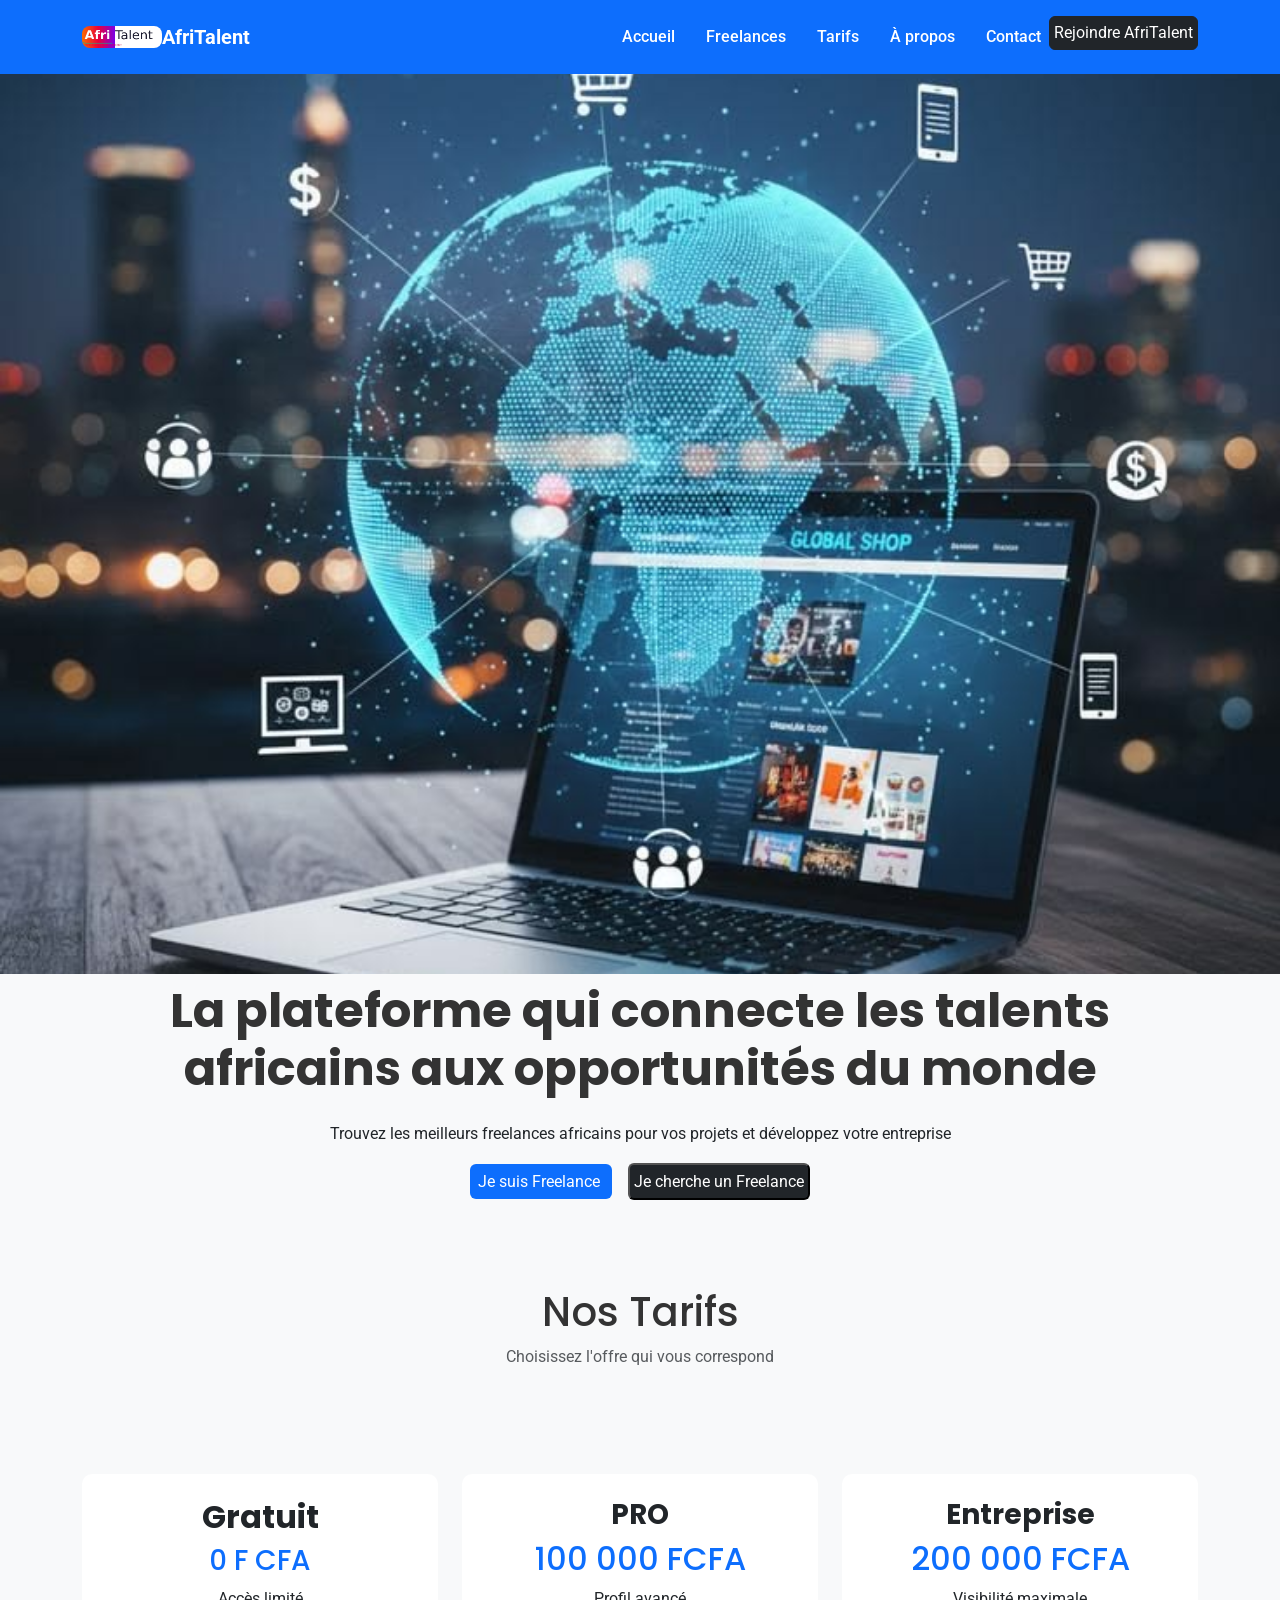
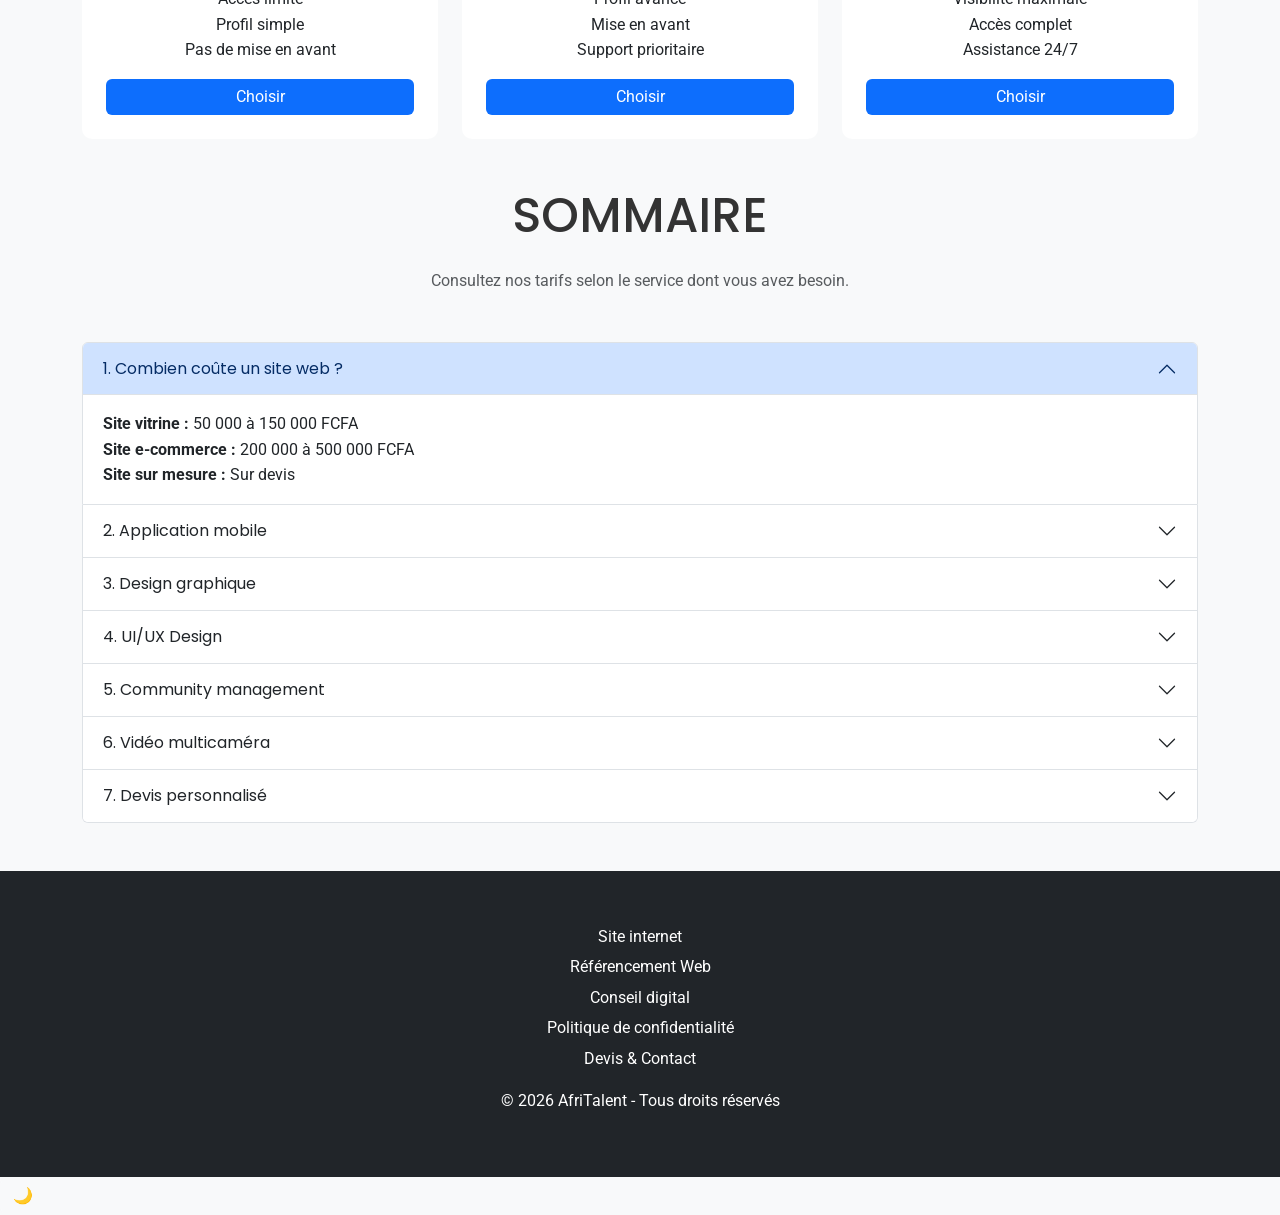
<file: tarifs.html>
<!DOCTYPE html>
<html lang="fr">
<head>
  <meta charset="UTF-8">
  <meta name="viewport" content="width=device-width, initial-scale=1.0">

  <title>AfriTalent — Tarifs</title>

  <!-- Bootstrap 5 CSS -->
  <link href="https://cdn.jsdelivr.net/npm/bootstrap@5.3.0/dist/css/bootstrap.min.css" rel="stylesheet">

  <!-- CSS personnel -->
  <link rel="stylesheet" href="css/style.css">
</head>

<body >

<!-- le contenu de la page s'ajoute ici--> 
<nav class="navbar navbar-expand-lg navbar-dark bg-primary">
  <div class="container">

    <!-- Logo -->
    <img src="images/pnglog.jpeg" width="80" alt="logo AfriTalent">

    <!-- Brand -->
    <a class="navbar-brand text-white fw-bold" href="index.html">AfriTalent</a>

    <!-- Toggle -->
    <button class="navbar-toggler" type="button" data-bs-toggle="collapse" data-bs-target="#navMenu">
      <span class="navbar-toggler-icon"></span>
    </button>

    <!-- Menu -->
    <div class="collapse navbar-collapse" id="navMenu">
      <ul class="navbar-nav ms-auto">

        <li class="nav-item"><a class="nav-link" href="index.html">Accueil</a></li>
        <li class="nav-item"><a class="nav-link" href="freelances.html">Freelances</a></li>
        <li class="nav-item"><a class="nav-link active" href="tarifs.html">Tarifs</a></li>
        <li class="nav-item"><a class="nav-link" href="about.html">À propos</a></li>
        <li class="nav-item"><a class="nav-link" href="contact.html">Contact</a></li>

        <!-- Bouton -->
        <li class="nav-item">
          <a href="index.html" class="btn btn-dark text-white p-1 rounded">
            Rejoindre AfriTalent
          </a>
        </li>

      </ul>
    </div>

  </div>
</nav>

<!-- HERO -->
<section class="hero tarifs"></section>

<section class="container">

  <h2 class="fw-bold display-5 mb-3 text-center py-2">
    La plateforme qui connecte les talents africains aux opportunités du monde
  </h2>

  <p class="text-center text-dark">
    Trouvez les meilleurs freelances africains pour vos projets et développez votre entreprise
  </p>

  <div class="text-center">
    <a href="freelances.html" class="bg-primary text-white p-2 rounded text-decoration-none me-3">
      Je suis Freelance
    </a>

    <button class="text-white bg-dark p-1 rounded">
      Je cherche un Freelance
    </button>
  </div>

</section>

<!-- TITRE -->
<section class="text-center my-5">
  <h1>Nos Tarifs</h1>
  <p class="text-muted">Choisissez l'offre qui vous correspond</p>
</section>

<!--- PRICING CARDS -->
<div class="container">
  <div class="row text-center">

    <!-- GRATUIT -->
    <div class="col-md-6 col-lg-4 col-12">
      <div class="card p-4">
        <h2 class="fw-bold">Gratuit</h2>
        <h3 class="text-primary">0 F CFA</h3>

        <ul class="list-unstyled">
          <li>Accès limité</li>
          <li>Profil simple</li>
          <li>Pas de mise en avant</li>
        </ul>

        <a href="tarifs.html" class="btn btn-primary">Choisir</a>
      </div>
    </div>

    <!-- PRO -->
    <div class="col-md-6 col-lg-4 col-12">
      <div class="card p-4 border-primary">
        <h3 class="fw-bold">PRO</h3>
        <h2 class="text-primary">100 000 FCFA</h2>

        <ul class="list-unstyled">
          <li>Profil avancé</li>
          <li>Mise en avant</li>
          <li>Support prioritaire</li>
        </ul>

        <a href="tarifs.html" class="btn btn-primary">Choisir</a>
      </div>
    </div>

    <!-- ENTREPRISE -->
    <div class="col-md-6 col-lg-4 col-12">
      <div class="card p-4">
        <h3 class="fw-bold">Entreprise</h3>
        <h2 class="text-primary">200 000 FCFA</h2>

        <ul class="list-unstyled">
          <li>Visibilité maximale</li>
          <li>Accès complet</li>
          <li>Assistance 24/7</li>
        </ul>

        <a href="tarifs.html" class="btn btn-primary">Choisir</a>
      </div>
    </div>

  </div>
</div>

<!--  FAQ ACCORDION -->
<section class="container py-5">

  <h1 class="text-center mb-4">SOMMAIRE</h1>

  <p class="text-center text-muted mb-5">
    Consultez nos tarifs selon le service dont vous avez besoin.
  </p>

  <div class="accordion" id="tarifsAccordion">

    <!-- ITEM 1 -->
    <div class="accordion-item">
      <h2 class="accordion-header">
        <button class="accordion-button" type="button" data-bs-toggle="collapse" data-bs-target="#web">
          1. Combien coûte un site web ?
        </button>
      </h2>

      <div id="web" class="accordion-collapse collapse show" data-bs-parent="#tarifsAccordion">
        <div class="accordion-body">
          <strong>Site vitrine :</strong> 50 000 à 150 000 FCFA<br>
          <strong>Site e-commerce :</strong> 200 000 à 500 000 FCFA<br>
          <strong>Site sur mesure :</strong> Sur devis
        </div>
      </div>
    </div>

    <!-- ITEM 2 -->
    <div class="accordion-item">
      <h2 class="accordion-header">
        <button class="accordion-button collapsed" type="button" data-bs-toggle="collapse" data-bs-target="#mobile">
          2. Application mobile
        </button>
      </h2>

      <div id="mobile" class="accordion-collapse collapse" data-bs-parent="#tarifsAccordion">
        <div class="accordion-body">
          Application simple : 100 000 à 300 000 FCFA<br>
          Application avancée : 300 000 FCFA et +
        </div>
      </div>
    </div>

    <!-- ITEM 3 -->
    <div class="accordion-item">
      <h2 class="accordion-header">
        <button class="accordion-button collapsed" type="button" data-bs-toggle="collapse" data-bs-target="#design">
          3. Design graphique
        </button>
      </h2>

      <div id="design" class="accordion-collapse collapse" data-bs-parent="#tarifsAccordion">
        <div class="accordion-body">
          Logo : 10 000 à 25 000 FCFA<br>
          Affiche : 5 000 à 15 000 FCFA<br>
          Pack identité : 30 000 FCFA+
        </div>
      </div>
    </div>

    <!-- ITEM 4 -->
    <div class="accordion-item">
      <h2 class="accordion-header">
        <button class="accordion-button collapsed" type="button" data-bs-toggle="collapse" data-bs-target="#uiux">
          4. UI/UX Design
        </button>
      </h2>

      <div id="uiux" class="accordion-collapse collapse" data-bs-parent="#tarifsAccordion">
        <div class="accordion-body">
          Maquette : 15 000 à 30 000 FCFA<br>
          Prototype : 50 000 FCFA+
        </div>
      </div>
    </div>

    <!-- ITEM 5 -->
    <div class="accordion-item">
      <h2 class="accordion-header">
        <button class="accordion-button collapsed" type="button" data-bs-toggle="collapse" data-bs-target="#community">
          5. Community management
        </button>
      </h2>

      <div id="community" class="accordion-collapse collapse" data-bs-parent="#tarifsAccordion">
        <div class="accordion-body">
          Hebdomadaire : 25 000 FCFA<br>
          Mensuel : 75 000 à 150 000 FCFA
        </div>
      </div>
    </div>

    <!-- ITEM 6 -->
    <div class="accordion-item">
      <h2 class="accordion-header">
        <button class="accordion-button collapsed" type="button" data-bs-toggle="collapse" data-bs-target="#video">
          6. Vidéo multicaméra
        </button>
      </h2>

      <div id="video" class="accordion-collapse collapse" data-bs-parent="#tarifsAccordion">
        <div class="accordion-body">
          Captation : 50 000 FCFA<br>
          Événement : 100 000 FCFA+
        </div>
      </div>
    </div>

    <!-- ITEM 7 -->
    <div class="accordion-item">
      <h2 class="accordion-header">
        <button class="accordion-button collapsed" type="button" data-bs-toggle="collapse" data-bs-target="#devis">
          7. Devis personnalisé
        </button>
      </h2>

      <div id="devis" class="accordion-collapse collapse" data-bs-parent="#tarifsAccordion">
        <div class="accordion-body">
          Oui, devis adapté selon votre projet et budget.
        </div>
      </div>
    </div>

  </div>

</section>

<!--  FOOTER -->
<footer class="bg-dark text-white py-5">

  <ul class="text-center list-unstyled">
    <li>Site internet</li>
    <li>Référencement Web</li>
    <li>Conseil digital</li>
    <li>Politique de confidentialité</li>
    <li>Devis & Contact</li>
  </ul>

  <p class="text-center">&copy; 2026 AfriTalent - Tous droits réservés</p>

</footer>

<!-- Boutons -->
<button id="backToTop" class="btn btn-dark">↑</button>
<button id="themeToggle" class="btn btn-light">🌙</button>

<!-- Bootstrap JS -->
<script src="https://cdn.jsdelivr.net/npm/bootstrap@5.3.0/dist/js/bootstrap.bundle.min.js"></script>

<!-- JS -->
<script src="js/main.js"></script>

</body>
</html>
</file>
<file: css/style.css>
/* 
   IMPORT DES POLICES
= */
@import url('https://fonts.googleapis.com/css2?family=Poppins:wght@400;600&family=Roboto:wght@300;400&display=swap');

/* 
   VARIABLES GLOBALES
*/
:root {
  --primary-color: #0d6efd;
  --secondary-color: #0a58ca;
  --dark-color: #212529;
  --light-color: #f8f9fa;
  --text-color: #333333;
  --white: #ffffff;

  --font-title: 'Poppins', sans-serif;
  --font-text: 'Roboto', sans-serif;

  --spacing: 1rem;
}

/* 
   RESET GLOBAL
 */
* {
  margin: 0;
  padding: 0;
  box-sizing: border-box;
}

/* 
   STYLE GLOBAL DU BODY
*/
body {
  font-family: var(--font-text);
  background-color: var(--light-color);
  color: var(--text-color);
  line-height: 1.6;
  font-size: 16px;
}

/* 
   HERO / IMAGE BACKGROUND
 */
.hero {
  height: 100vh;
  background-size: cover;
  background-position: center;
  background-repeat: no-repeat;
  display: flex;
  align-items: center;
  justify-content: center;
  text-align: center;
  color: white;
}
.hero.home {
  background-image: url("../images/bg.jpeg");
}
.hero.freelances {
  background-image: url("../images/bg1.jpeg");
}
.hero.about {
  background-image: url("../images/tarifshero.jpeg");
}
.hero.contact {
  background-image: url("../images/contacthero.jpeg");
}
.hero.tarifs {
  background-image: url("../images/abouthero.jpeg");
}
/* 
   TITRES
 */
h1, h2, h3, h4 {
  font-family: var(--font-title);
}

/* 
   NAVBAR
 */
.navbar {
  padding: var(--spacing);
}

.navbar img {
  border-radius: 8px;
}

.navbar-nav .nav-link {
  margin-left: 15px;
  font-weight: 500;
  color: var(--white);
}

.navbar-nav .nav-link:hover {
  color: var(--secondary-color);
}

/* 
   SECTION GÉNÉRALE
*/
section.text-center {
  padding: 40px 0;
}

section.text-center h1 {
  font-family: var(--font-title);
  font-size: 2.5rem;
}

/* 
   CARD STYLE GLOBAL
   (freelances / tarifs / contact)
 */
.card {
  border: none;
  border-radius: 10px;
  transition: 0.3s ease;
}

/* hover global card */
.card:hover {
  transform: translateY(-5px);
  box-shadow: 0 5px 15px rgba(0,0,0,0.2);
  background: #0d6efd;
}

/* image card */
.card img {
  height: 250px;
  object-fit: cover;
}

/* texte card */
.card-body h4 {
  font-family: var(--font-title);
  margin-top: 10px;
}

.card-body p {
  margin: 5px 0;
}

/* bouton card */
.card .btn {
  background-color: var(--primary-color);
  border: none;
}

.card .btn:hover {
  background-color: var(--secondary-color);
}

/* FOOTER */
footer {
  background-color: var(--dark-color);
  color: var(--white);
}

footer ul li {
  margin: 5px 0;
  cursor: pointer;
}

footer ul li:hover {
  color: var(--secondary-color);
}

/* CONTACT FORM */
form {
  background-color: var(--white);
  padding: 20px;
  border-radius: 10px;
}

form label {
  font-weight: 500;
}

form input,
form textarea {
  border-radius: 5px;
}

/* boutons bootstrap override */
.btn-primary {
  background-color: var(--primary-color);
  border: none;
}

.btn-primary:hover {
  background-color: var(--secondary-color);
}

/*
   UTILITAIRES
 */
.fst-italic {
  font-style: italic;
  margin-bottom: 5px;
}

hr {
  margin: 15px 0;
}

.btn-outline-primary {
  margin: 5px;
  border-radius: 20px;
}

.btn-outline-primary:hover {
  background-color: var(--primary-color);
  color: var(--white);
}

/* BENTO GRID (COMMENT CA MARCHE)*/
.bento-grid {
  display: grid;
  grid-template-columns: repeat(3, 1fr);
  gap: 20px;
}

.bento-item {
  background: black;
  padding: 20px;
  border-radius: 10px;
  transition: 0.3s;
}

.bento-item:hover {
  transform: translateY(-8px);
  box-shadow: 0 8px 20px rgba(0,0,0,0.2);
  background: blue;
}

/* CATEGORIES DE SERVICES */
.category-card {
  background: black;
  padding: 20px;
  border-radius: 10px;
  transition: 0.3s;
}

.category-card:hover {
  transform: scale(1.05);
  box-shadow: 0 10px 20px rgba(0,0,0,0.2);
  background: blue;
}

/* RESPONSIVE */
@media (min-width: 768px) {
  h1 {
    font-size: 2.2rem;
  }

  .hero {
    padding: 80px 0;
  }
}

@media (min-width: 1200px) {
  h1 {
    font-size: 3rem;
  }

  .hero {
    padding: 120px 0;
  }
}

/*  DARK MODE */
body.dark {
  background: #121212;
  color: white;
}

/* NAVBAR SCROLL EFFECT */
.navbar.scrolled {
  background: wheat !important;
  box-shadow: 0 4px 10px rgba(0,0,0,0.2);
  transition: 0.3s;
}

/* BACK TO TOP BUTTON */
#backToTop {
  position: fixed;
  bottom: 20px;
  right: 20px;
  display: none;
  z-index: 999;
}

/* ANIMATION FADE IN */
.fade-in {
  opacity: 0;
  transform: translateY(30px);
  transition: all 0.8s ease;
}

.fade-in.show {
  opacity: 1;
  transform: translateY(0);
}
</file>
